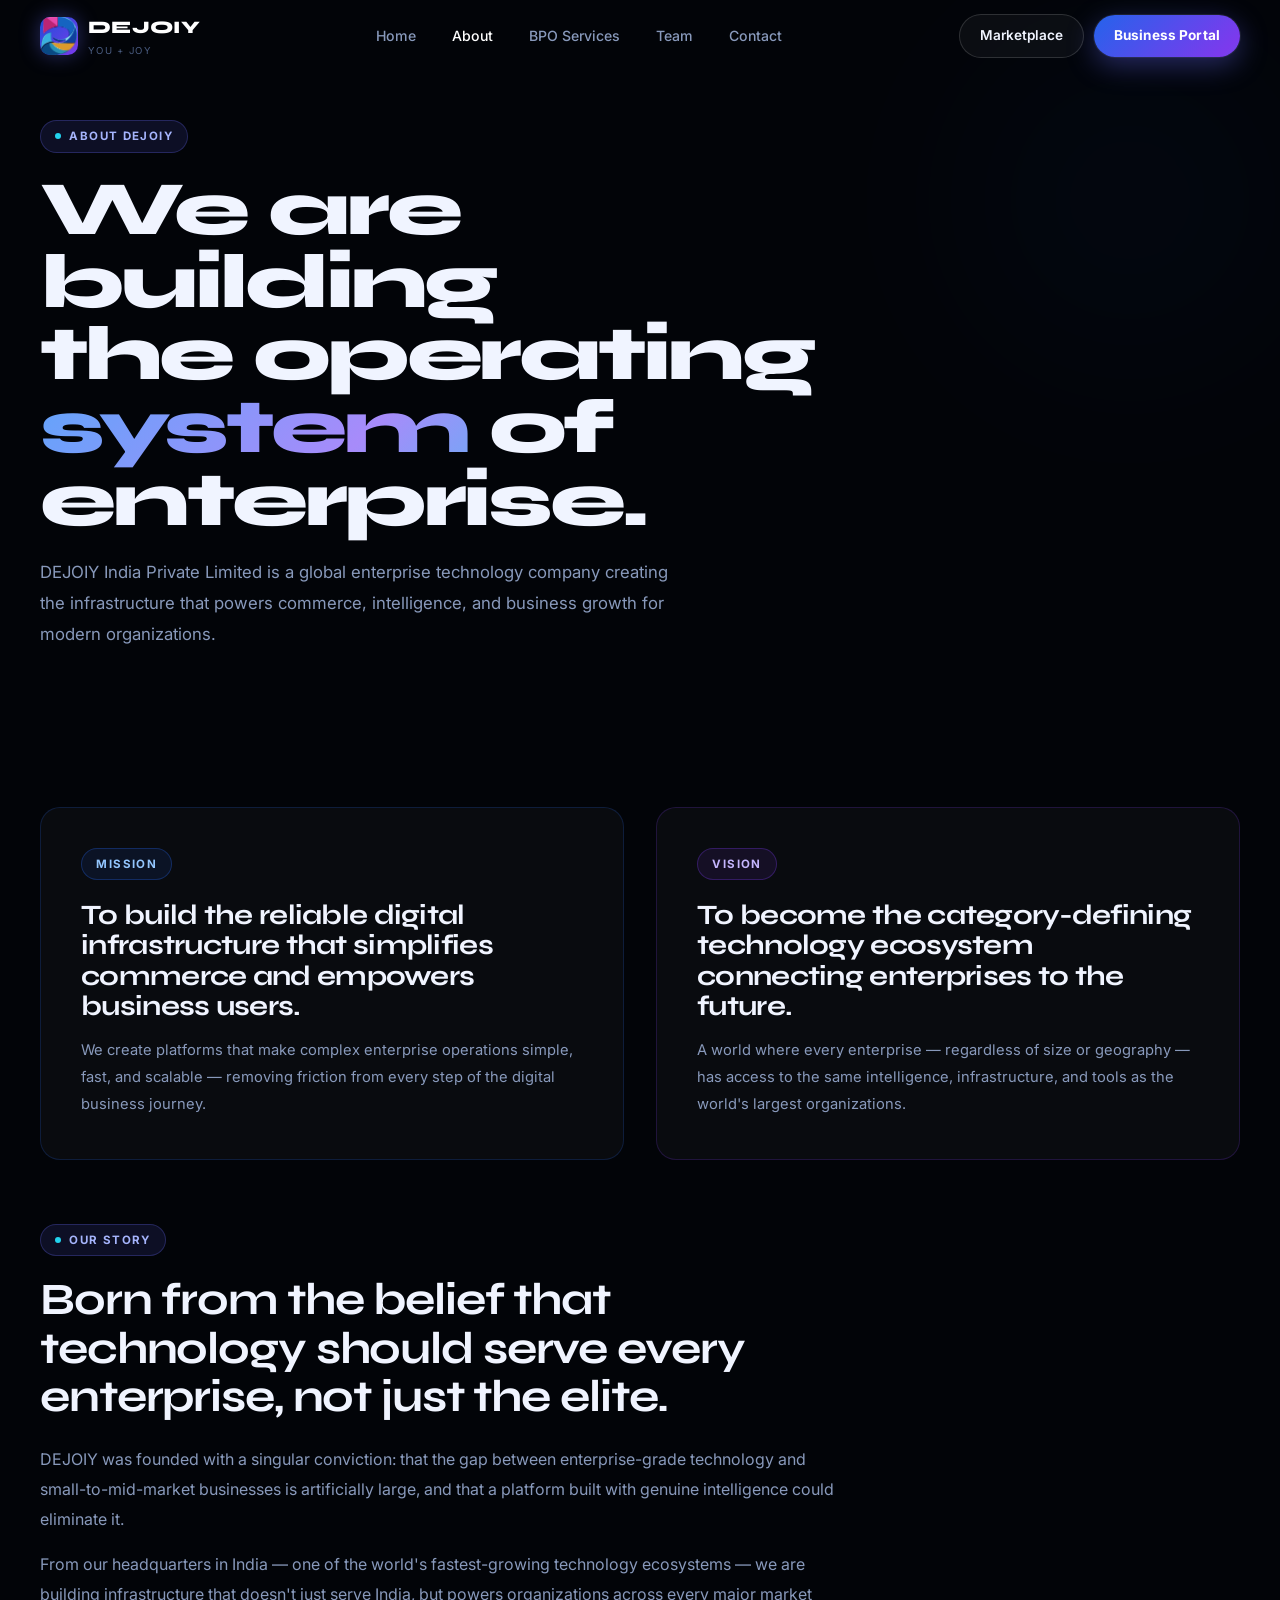
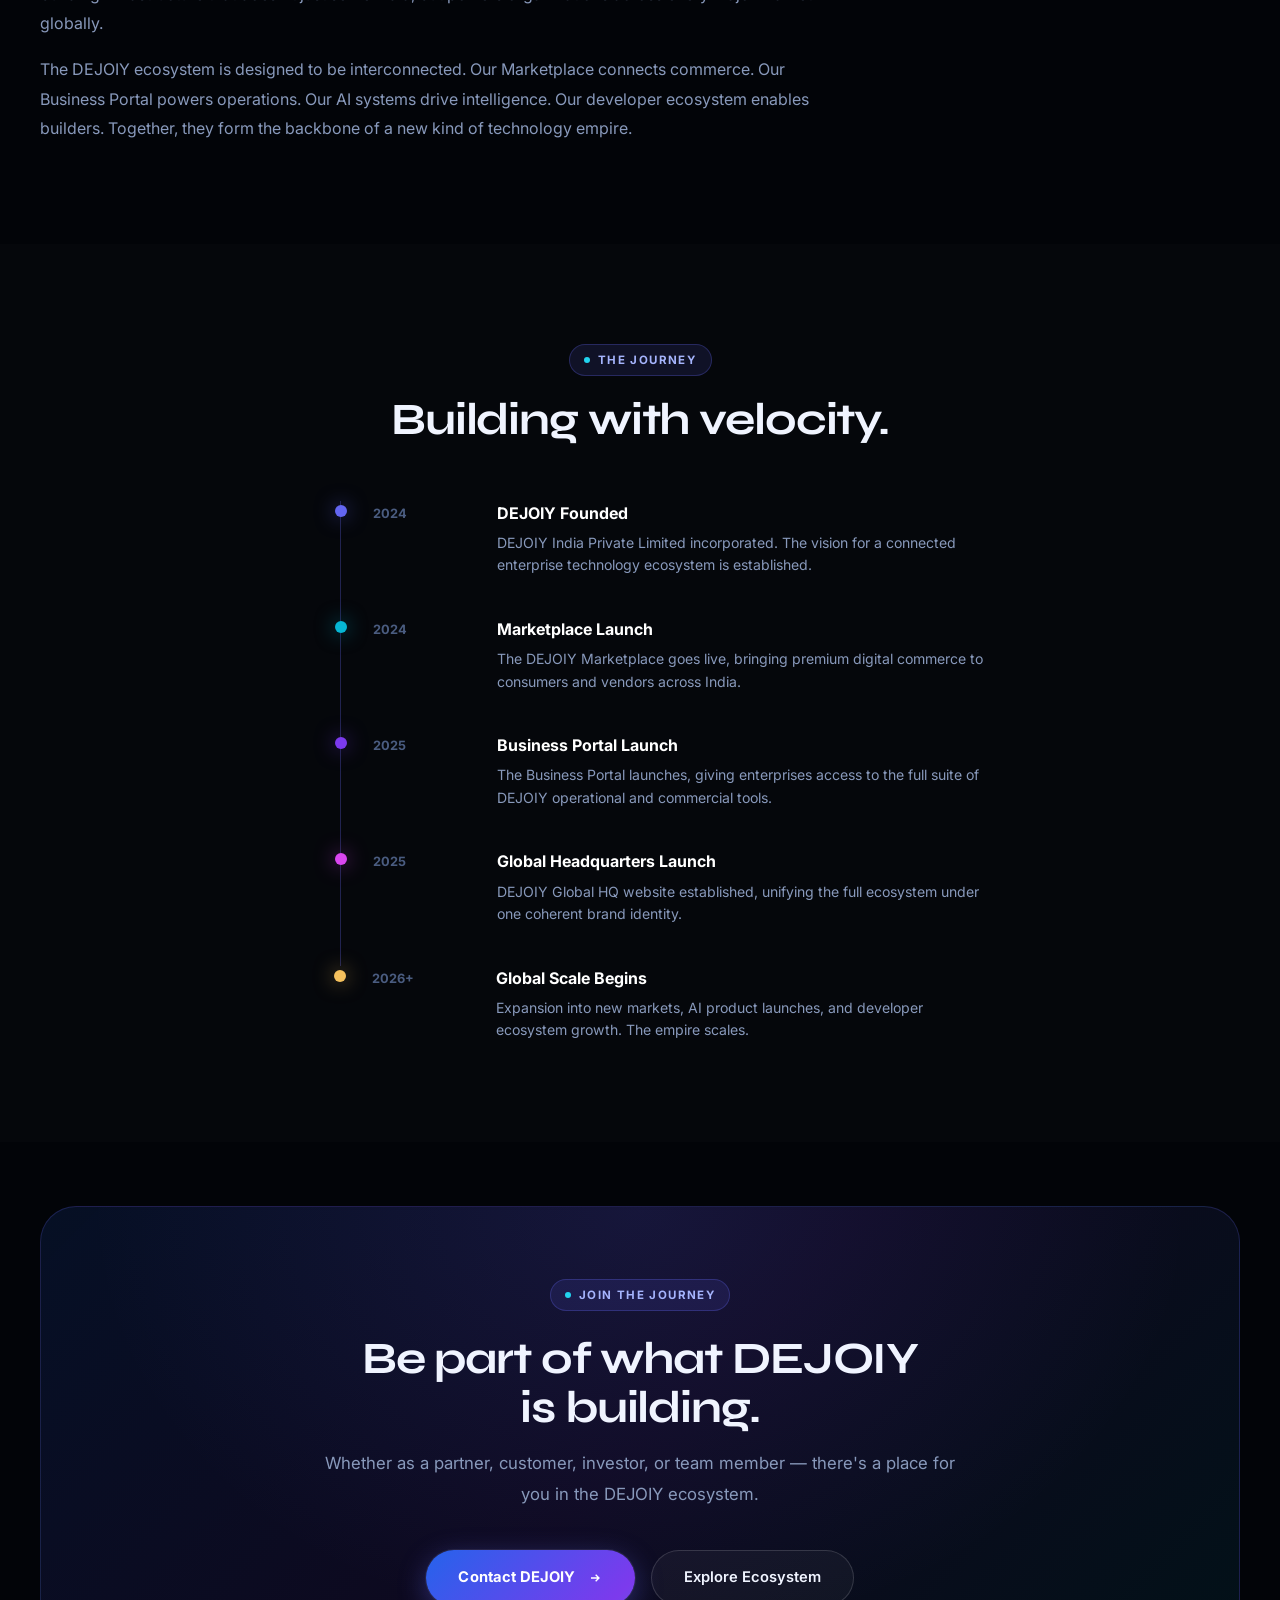
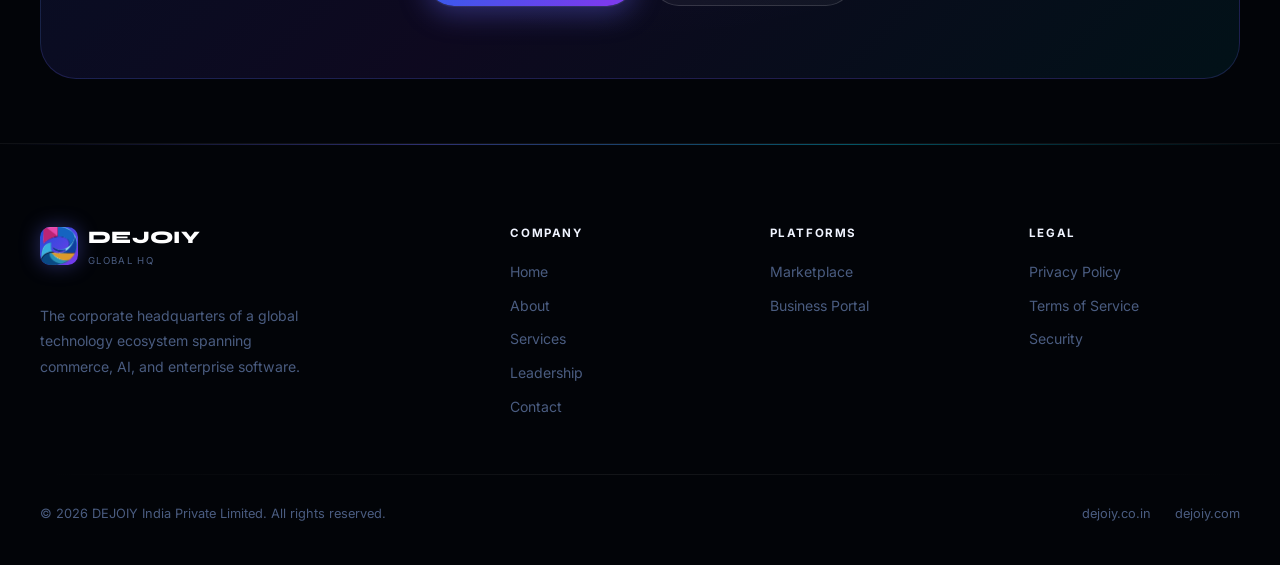
<file: dejoiy.co.in main/public._html/about.html>
<!DOCTYPE html>
<html lang="en">
<head>
  <meta charset="UTF-8" />
  <meta name="viewport" content="width=device-width, initial-scale=1.0" />
  <title>About — DEJOIY Global Headquarters</title>
  <meta name="description" content="DEJOIY is a futuristic enterprise technology company building the infrastructure powering the next generation of digital organizations." />
  <link rel="icon" type="image/svg+xml" href="assets/icons/favicon.svg" />
  <link rel="preconnect" href="https://fonts.googleapis.com" />
  <link rel="preconnect" href="https://fonts.gstatic.com" crossorigin />
  <link href="https://fonts.googleapis.com/css2?family=Syne:wght@700;800&family=Inter:wght@400;500;600;700&display=swap" rel="stylesheet" />
  <link rel="stylesheet" href="assets/css/styles.css" />
</head>
<body>

<header class="nav-wrap" id="mainNav">
  <div class="container">
    <div class="nav-inner">
      <a href="index.html" class="nav-logo">
        <div class="nav-logo-icon"><img src="assets/images/logo/dejoiy-logo.png" alt="DEJOIY" /></div>
        <div><div class="nav-logo-text">DEJOIY</div><div class="nav-logo-sub">You + Joy</div></div>
      </a>
      <ul class="nav-links">
        <li><a href="index.html">Home</a></li>
        <li><a href="about.html" class="active">About</a></li>
        <li><a href="services.html">BPO Services</a></li>
        <li><a href="team.html">Team</a></li>
        <li><a href="contact.html">Contact</a></li>
      </ul>
      <div class="nav-actions">
        <a href="https://www.dejoiy.com" target="_blank" rel="noopener" class="btn-ghost" style="padding:0.65rem 1.25rem;font-size:0.85rem">Marketplace</a>
        <a href="https://business.dejoiy.com" target="_blank" rel="noopener" class="btn-primary" style="padding:0.65rem 1.25rem;font-size:0.85rem">Business Portal</a>
      </div>
      <button class="nav-hamburger" id="navHamburger" aria-label="Open menu" aria-expanded="false">
        <span></span><span></span><span></span>
      </button>
    </div>
  </div>
</header>

<div class="mobile-menu" id="mobileMenu">
  <nav>
    <a href="index.html">Home</a>
    <a href="about.html">About</a>
    <a href="services.html">Services</a>
    <a href="team.html">Team</a>
    <a href="contact.html">Contact</a>
  </nav>
  <div class="mobile-ctas">
    <a href="https://www.dejoiy.com" target="_blank" rel="noopener" class="btn-ghost" style="text-align:center">Visit Marketplace</a>
    <a href="https://business.dejoiy.com" target="_blank" rel="noopener" class="btn-primary" style="text-align:center">Business Portal</a>
  </div>
</div>

<!-- PAGE HERO -->
<section class="page-hero-section">
  <div class="orb orb-blue" style="width:500px;height:500px;top:-50px;right:-100px;opacity:0.08"></div>
  <div class="container" style="position:relative;z-index:1">
    <div class="badge" style="margin-bottom:1.25rem"><span class="badge-dot"></span>About DEJOIY</div>
    <h1 class="display-title" style="font-size:clamp(2.5rem,6vw,5.5rem);max-width:800px">
      We are building<br />the operating<br /><span class="gradient-text">system</span> of enterprise.
    </h1>
    <p class="section-body" style="margin-top:1.25rem">
      DEJOIY India Private Limited is a global enterprise technology company creating the infrastructure that powers commerce, intelligence, and business growth for modern organizations.
    </p>
  </div>
</section>

<!-- MISSION & VISION -->
<section class="section">
  <div class="container">
    <div style="display:grid;grid-template-columns:1fr 1fr;gap:2rem;margin-bottom:4rem" class="mv-grid">
      <div class="empire-card reveal" style="padding:2.5rem;border-color:rgba(37,99,235,0.2)">
        <div class="badge" style="margin-bottom:1.25rem;background:rgba(37,99,235,0.1);border-color:rgba(37,99,235,0.3);color:#93c5fd">Mission</div>
        <h2 class="section-headline" style="font-size:1.75rem;margin-bottom:1rem">To build the reliable digital infrastructure that simplifies commerce and empowers business users.</h2>
        <p class="section-body" style="font-size:0.92rem">We create platforms that make complex enterprise operations simple, fast, and scalable — removing friction from every step of the digital business journey.</p>
      </div>

      <div class="empire-card reveal reveal-delay-1" style="padding:2.5rem;border-color:rgba(124,58,237,0.2)">
        <div class="badge" style="margin-bottom:1.25rem;background:rgba(124,58,237,0.1);border-color:rgba(124,58,237,0.3);color:#c4b5fd">Vision</div>
        <h2 class="section-headline" style="font-size:1.75rem;margin-bottom:1rem">To become the category-defining technology ecosystem connecting enterprises to the future.</h2>
        <p class="section-body" style="font-size:0.92rem">A world where every enterprise — regardless of size or geography — has access to the same intelligence, infrastructure, and tools as the world's largest organizations.</p>
      </div>
    </div>

    <!-- Story -->
    <div style="max-width:800px" class="reveal">
      <div class="badge" style="margin-bottom:1.25rem"><span class="badge-dot"></span>Our Story</div>
      <h2 class="section-headline" style="margin-bottom:1.5rem">Born from the belief that technology should serve every enterprise, not just the elite.</h2>
      <div style="display:flex;flex-direction:column;gap:1rem;color:var(--text-secondary);font-size:1rem;line-height:1.85">
        <p>DEJOIY was founded with a singular conviction: that the gap between enterprise-grade technology and small-to-mid-market businesses is artificially large, and that a platform built with genuine intelligence could eliminate it.</p>
        <p>From our headquarters in India — one of the world's fastest-growing technology ecosystems — we are building infrastructure that doesn't just serve India, but powers organizations across every major market globally.</p>
        <p>The DEJOIY ecosystem is designed to be interconnected. Our Marketplace connects commerce. Our Business Portal powers operations. Our AI systems drive intelligence. Our developer ecosystem enables builders. Together, they form the backbone of a new kind of technology empire.</p>
      </div>
    </div>
  </div>
</section>

<!-- MILESTONES -->
<section class="section" style="background:rgba(255,255,255,0.01)">
  <div class="container">
    <div class="section-header center reveal">
      <div class="badge" style="margin-bottom:1.25rem"><span class="badge-dot"></span>The Journey</div>
      <h2 class="section-headline">Building with velocity.</h2>
    </div>

    <div style="max-width:700px;margin:3rem auto 0;display:flex;flex-direction:column;gap:0">
      <div class="reveal" style="display:grid;grid-template-columns:100px 1fr;gap:1.5rem;padding-bottom:2.5rem;border-left:1px solid rgba(99,102,241,0.3);margin-left:50px;padding-left:2rem;position:relative">
        <div style="position:absolute;left:-6px;top:4px;width:12px;height:12px;border-radius:50%;background:var(--indigo);box-shadow:0 0 20px rgba(99,102,241,0.6)"></div>
        <div style="font-size:0.8rem;font-weight:700;color:var(--text-dim);padding-top:3px">2024</div>
        <div>
          <div style="font-weight:700;color:white;margin-bottom:0.35rem">DEJOIY Founded</div>
          <div style="font-size:0.88rem;color:var(--text-secondary)">DEJOIY India Private Limited incorporated. The vision for a connected enterprise technology ecosystem is established.</div>
        </div>
      </div>

      <div class="reveal reveal-delay-1" style="display:grid;grid-template-columns:100px 1fr;gap:1.5rem;padding-bottom:2.5rem;border-left:1px solid rgba(99,102,241,0.3);margin-left:50px;padding-left:2rem;position:relative">
        <div style="position:absolute;left:-6px;top:4px;width:12px;height:12px;border-radius:50%;background:var(--cyan);box-shadow:0 0 20px rgba(6,182,212,0.6)"></div>
        <div style="font-size:0.8rem;font-weight:700;color:var(--text-dim);padding-top:3px">2024</div>
        <div>
          <div style="font-weight:700;color:white;margin-bottom:0.35rem">Marketplace Launch</div>
          <div style="font-size:0.88rem;color:var(--text-secondary)">The DEJOIY Marketplace goes live, bringing premium digital commerce to consumers and vendors across India.</div>
        </div>
      </div>

      <div class="reveal reveal-delay-2" style="display:grid;grid-template-columns:100px 1fr;gap:1.5rem;padding-bottom:2.5rem;border-left:1px solid rgba(99,102,241,0.3);margin-left:50px;padding-left:2rem;position:relative">
        <div style="position:absolute;left:-6px;top:4px;width:12px;height:12px;border-radius:50%;background:var(--purple);box-shadow:0 0 20px rgba(124,58,237,0.6)"></div>
        <div style="font-size:0.8rem;font-weight:700;color:var(--text-dim);padding-top:3px">2025</div>
        <div>
          <div style="font-weight:700;color:white;margin-bottom:0.35rem">Business Portal Launch</div>
          <div style="font-size:0.88rem;color:var(--text-secondary)">The Business Portal launches, giving enterprises access to the full suite of DEJOIY operational and commercial tools.</div>
        </div>
      </div>

      <div class="reveal reveal-delay-3" style="display:grid;grid-template-columns:100px 1fr;gap:1.5rem;padding-bottom:2.5rem;border-left:1px solid rgba(99,102,241,0.3);margin-left:50px;padding-left:2rem;position:relative">
        <div style="position:absolute;left:-6px;top:4px;width:12px;height:12px;border-radius:50%;background:var(--magenta);box-shadow:0 0 20px rgba(217,70,239,0.6)"></div>
        <div style="font-size:0.8rem;font-weight:700;color:var(--text-dim);padding-top:3px">2025</div>
        <div>
          <div style="font-weight:700;color:white;margin-bottom:0.35rem">Global Headquarters Launch</div>
          <div style="font-size:0.88rem;color:var(--text-secondary)">DEJOIY Global HQ website established, unifying the full ecosystem under one coherent brand identity.</div>
        </div>
      </div>

      <div class="reveal reveal-delay-4" style="display:grid;grid-template-columns:100px 1fr;gap:1.5rem;margin-left:50px;padding-left:2rem;position:relative">
        <div style="position:absolute;left:-6px;top:4px;width:12px;height:12px;border-radius:50%;background:var(--gold);box-shadow:0 0 20px rgba(245,193,93,0.6);animation:pulse 2s ease infinite"></div>
        <div style="font-size:0.8rem;font-weight:700;color:var(--text-dim);padding-top:3px">2026+</div>
        <div>
          <div style="font-weight:700;color:white;margin-bottom:0.35rem">Global Scale Begins</div>
          <div style="font-size:0.88rem;color:var(--text-secondary)">Expansion into new markets, AI product launches, and developer ecosystem growth. The empire scales.</div>
        </div>
      </div>
    </div>
  </div>
</section>

<!-- CTA -->
<section class="section-sm">
  <div class="container">
    <div class="cta-card reveal">
      <div class="cta-card-inner">
        <div class="badge" style="margin-bottom:1.5rem"><span class="badge-dot"></span>Join the Journey</div>
        <h2 class="section-headline" style="max-width:600px;margin:0 auto 1rem">Be part of what DEJOIY is building.</h2>
        <p class="section-body" style="margin:0 auto 2.5rem;text-align:center">Whether as a partner, customer, investor, or team member — there's a place for you in the DEJOIY ecosystem.</p>
        <div style="display:flex;gap:1rem;justify-content:center;flex-wrap:wrap">
          <a href="contact.html" class="btn-primary">Contact DEJOIY <svg width="16" height="16" fill="none" viewBox="0 0 24 24" stroke="currentColor" stroke-width="2" style="margin-left:4px"><path d="M13 7l5 5-5 5M6 12h12"/></svg></a>
          <a href="index.html" class="btn-ghost">Explore Ecosystem</a>
        </div>
      </div>
    </div>
  </div>
</section>

<footer class="site-footer">
  <div class="container">
    <div class="footer-grid">
      <div>
        <a href="index.html" class="nav-logo" style="display:inline-flex;margin-bottom:1rem">
          <div class="nav-logo-icon"><img src="assets/images/logo/dejoiy-logo.png" alt="DEJOIY" /></div>
          <div><div class="nav-logo-text">DEJOIY</div><div class="nav-logo-sub">Global HQ</div></div>
        </a>
        <p class="footer-brand-desc">The corporate headquarters of a global technology ecosystem spanning commerce, AI, and enterprise software.</p>
      </div>
      <div>
        <div class="footer-col-title">Company</div>
        <div class="footer-links">
          <a href="index.html">Home</a>
          <a href="about.html">About</a>
          <a href="services.html">Services</a>
          <a href="team.html">Leadership</a>
          <a href="contact.html">Contact</a>
        </div>
      </div>
      <div>
        <div class="footer-col-title">Platforms</div>
        <div class="footer-links">
          <a href="https://www.dejoiy.com" target="_blank" rel="noopener">Marketplace</a>
          <a href="https://business.dejoiy.com" target="_blank" rel="noopener">Business Portal</a>
        </div>
      </div>
      <div>
        <div class="footer-col-title">Legal</div>
        <div class="footer-links">
          <a href="#">Privacy Policy</a>
          <a href="#">Terms of Service</a>
          <a href="#">Security</a>
        </div>
      </div>
    </div>
    <div class="footer-divider"></div>
    <div class="footer-bottom">
      <div class="footer-bottom-text">© 2026 DEJOIY India Private Limited. All rights reserved.</div>
      <div class="footer-domains">
        <a href="https://www.dejoiy.co.in">dejoiy.co.in</a>
        <a href="https://www.dejoiy.com" target="_blank">dejoiy.com</a>
      </div>
    </div>
  </div>
</footer>

<style>@media(max-width:768px){.mv-grid{grid-template-columns:1fr!important}}</style>
<script src="assets/js/main.js"></script>
</body>
</html>
</file>
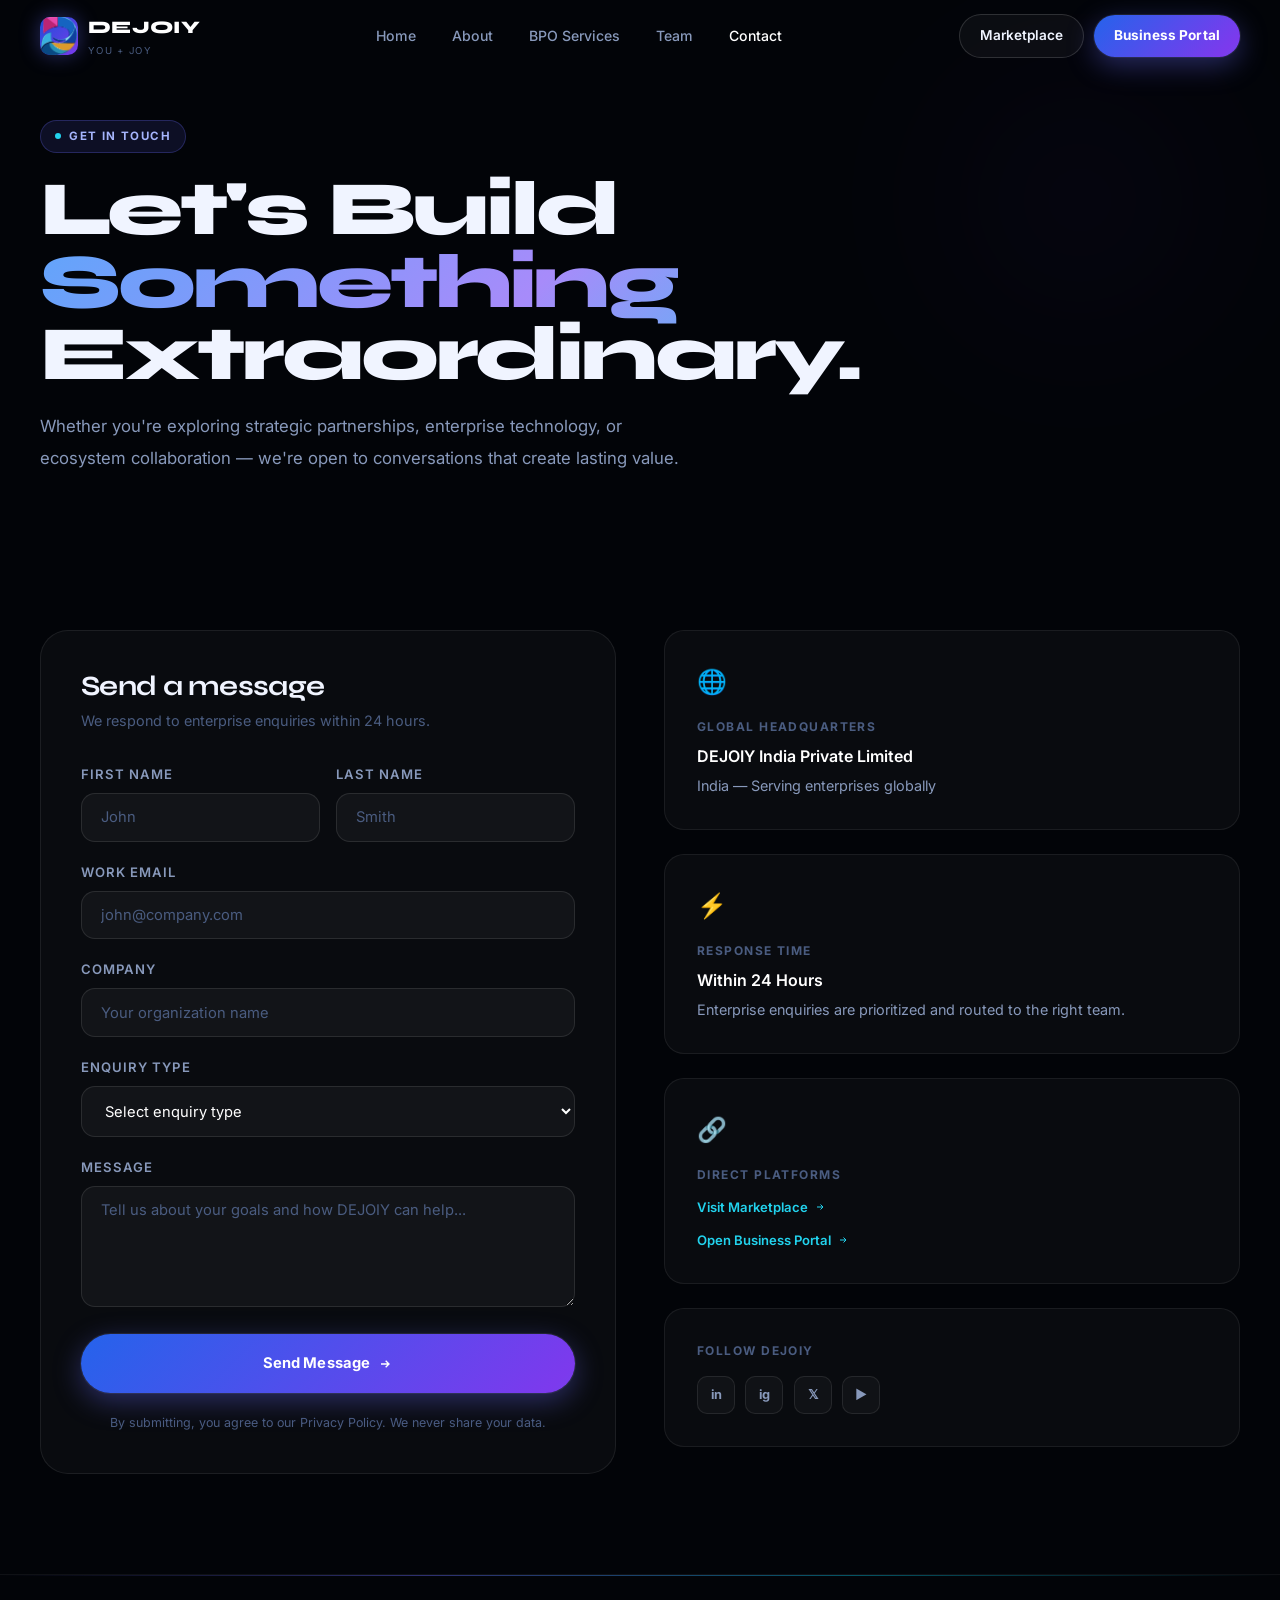
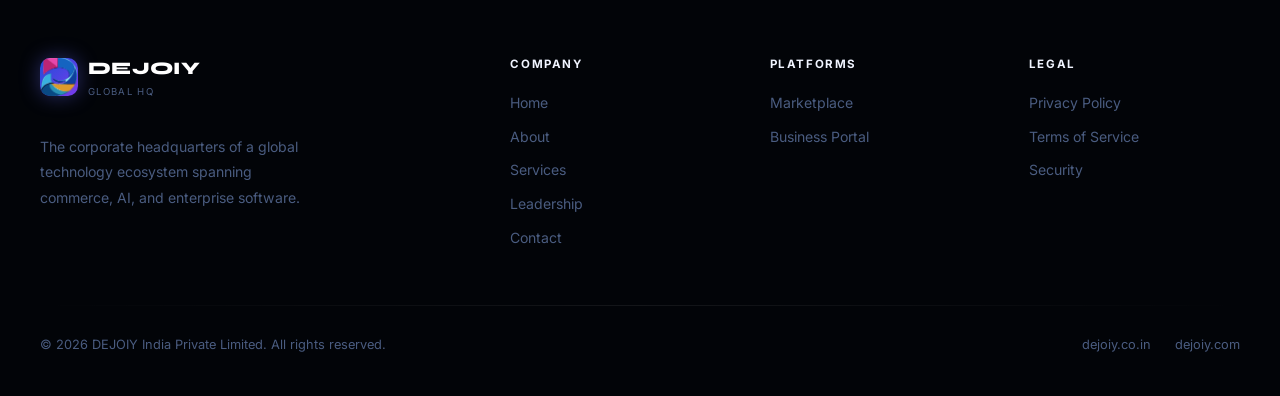
<file: dejoiy.co.in main/public._html/contact.html>
<!DOCTYPE html>
<html lang="en">
<head>
  <meta charset="UTF-8" />
  <meta name="viewport" content="width=device-width, initial-scale=1.0" />
  <title>Contact — DEJOIY Global Headquarters</title>
  <meta name="description" content="Connect with DEJOIY for partnerships, enterprise solutions, technology collaboration, and business enquiries." />
  <link rel="icon" type="image/svg+xml" href="assets/icons/favicon.svg" />
  <link rel="preconnect" href="https://fonts.googleapis.com" />
  <link rel="preconnect" href="https://fonts.gstatic.com" crossorigin />
  <link href="https://fonts.googleapis.com/css2?family=Syne:wght@700;800&family=Inter:wght@400;500;600;700&display=swap" rel="stylesheet" />
  <link rel="stylesheet" href="assets/css/styles.css" />
</head>
<body>

<header class="nav-wrap" id="mainNav">
  <div class="container">
    <div class="nav-inner">
      <a href="index.html" class="nav-logo">
        <div class="nav-logo-icon"><img src="assets/images/logo/dejoiy-logo.png" alt="DEJOIY" /></div>
        <div><div class="nav-logo-text">DEJOIY</div><div class="nav-logo-sub">You + Joy</div></div>
      </a>
      <ul class="nav-links">
        <li><a href="index.html">Home</a></li>
        <li><a href="about.html">About</a></li>
        <li><a href="services.html">BPO Services</a></li>
        <li><a href="team.html">Team</a></li>
        <li><a href="contact.html" class="active">Contact</a></li>
      </ul>
      <div class="nav-actions">
        <a href="https://www.dejoiy.com" target="_blank" rel="noopener" class="btn-ghost" style="padding:0.65rem 1.25rem;font-size:0.85rem">Marketplace</a>
        <a href="https://business.dejoiy.com" target="_blank" rel="noopener" class="btn-primary" style="padding:0.65rem 1.25rem;font-size:0.85rem">Business Portal</a>
      </div>
      <button class="nav-hamburger" id="navHamburger" aria-label="Open menu" aria-expanded="false">
        <span></span><span></span><span></span>
      </button>
    </div>
  </div>
</header>

<div class="mobile-menu" id="mobileMenu">
  <nav>
    <a href="index.html">Home</a>
    <a href="about.html">About</a>
    <a href="services.html">Services</a>
    <a href="team.html">Team</a>
    <a href="contact.html">Contact</a>
  </nav>
  <div class="mobile-ctas">
    <a href="https://www.dejoiy.com" target="_blank" rel="noopener" class="btn-ghost" style="text-align:center">Visit Marketplace</a>
    <a href="https://business.dejoiy.com" target="_blank" rel="noopener" class="btn-primary" style="text-align:center">Business Portal</a>
  </div>
</div>

<!-- PAGE HERO -->
<section class="page-hero-section">
  <div class="orb orb-purple" style="width:400px;height:400px;top:0;right:0;opacity:0.1"></div>
  <div class="container" style="position:relative;z-index:1">
    <div class="badge" style="margin-bottom:1.25rem"><span class="badge-dot"></span>Get In Touch</div>
    <h1 class="display-title" style="font-size:clamp(2.5rem,6vw,5.5rem);max-width:700px">
      Let's Build<br /><span class="gradient-text">Something</span><br />Extraordinary.
    </h1>
    <p class="section-body" style="margin-top:1.25rem">
      Whether you're exploring strategic partnerships, enterprise technology, or ecosystem collaboration — we're open to conversations that create lasting value.
    </p>
  </div>
</section>

<!-- CONTACT GRID -->
<section class="section">
  <div class="container">
    <div style="display:grid;grid-template-columns:1fr 1fr;gap:3rem;align-items:start" class="contact-grid">

      <!-- Form -->
      <div class="reveal">
        <div style="background:rgba(255,255,255,0.03);border:1px solid rgba(255,255,255,0.08);border-radius:var(--radius-xl);padding:2.5rem">
          <h2 class="section-headline" style="font-size:1.75rem;margin-bottom:0.5rem">Send a message</h2>
          <p style="font-size:0.9rem;color:var(--text-dim);margin-bottom:2rem">We respond to enterprise enquiries within 24 hours.</p>

          <form id="contactForm" style="display:flex;flex-direction:column;gap:1.25rem">
            <div style="display:grid;grid-template-columns:1fr 1fr;gap:1rem">
              <div>
                <label style="display:block;font-size:0.82rem;font-weight:600;color:var(--text-secondary);margin-bottom:0.5rem;text-transform:uppercase;letter-spacing:0.08em">First Name</label>
                <input id="cf-first" type="text" class="input-field" placeholder="John" required />
              </div>
              <div>
                <label style="display:block;font-size:0.82rem;font-weight:600;color:var(--text-secondary);margin-bottom:0.5rem;text-transform:uppercase;letter-spacing:0.08em">Last Name</label>
                <input id="cf-last" type="text" class="input-field" placeholder="Smith" />
              </div>
            </div>

            <div>
              <label style="display:block;font-size:0.82rem;font-weight:600;color:var(--text-secondary);margin-bottom:0.5rem;text-transform:uppercase;letter-spacing:0.08em">Work Email</label>
              <input id="cf-email" type="email" class="input-field" placeholder="john@company.com" required />
            </div>

            <div>
              <label style="display:block;font-size:0.82rem;font-weight:600;color:var(--text-secondary);margin-bottom:0.5rem;text-transform:uppercase;letter-spacing:0.08em">Company</label>
              <input id="cf-company" type="text" class="input-field" placeholder="Your organization name" />
            </div>

            <div>
              <label style="display:block;font-size:0.82rem;font-weight:600;color:var(--text-secondary);margin-bottom:0.5rem;text-transform:uppercase;letter-spacing:0.08em">Enquiry Type</label>
              <select id="cf-enquiry" class="input-field" style="cursor:pointer">
                <option value="" style="background:#020408">Select enquiry type</option>
                <option style="background:#020408">Strategic Partnership</option>
                <option style="background:#020408">Enterprise Technology</option>
                <option style="background:#020408">Marketplace / Commerce</option>
                <option style="background:#020408">Developer / API Access</option>
                <option style="background:#020408">Investor Relations</option>
                <option style="background:#020408">General Enquiry</option>
              </select>
            </div>

            <div>
              <label style="display:block;font-size:0.82rem;font-weight:600;color:var(--text-secondary);margin-bottom:0.5rem;text-transform:uppercase;letter-spacing:0.08em">Message</label>
              <textarea id="cf-message" class="input-field" rows="5" placeholder="Tell us about your goals and how DEJOIY can help..." style="resize:vertical;font-family:inherit" required></textarea>
            </div>

            <!-- Status message -->
            <div id="cf-status" style="display:none;border-radius:10px;padding:1rem 1.25rem;font-size:0.9rem;font-weight:500;text-align:center"></div>

            <button id="cf-submit" type="submit" class="btn-primary" style="width:100%;justify-content:center;padding:1.1rem">
              <span id="cf-btn-text">Send Message</span>
              <svg id="cf-arrow" width="16" height="16" fill="none" viewBox="0 0 24 24" stroke="currentColor" stroke-width="2"><path d="M13 7l5 5-5 5M6 12h12"/></svg>
              <svg id="cf-spinner" style="display:none;animation:cfSpin 0.9s linear infinite" width="18" height="18" viewBox="0 0 24 24" fill="none" stroke="currentColor" stroke-width="2.5"><path d="M12 2v4M12 18v4M4.93 4.93l2.83 2.83M16.24 16.24l2.83 2.83M2 12h4M18 12h4M4.93 19.07l2.83-2.83M16.24 7.76l2.83-2.83"/></svg>
            </button>

            <p style="font-size:0.78rem;color:var(--text-dim);text-align:center">By submitting, you agree to our Privacy Policy. We never share your data.</p>
          </form>

          <style>
            @keyframes cfSpin { to { transform: rotate(360deg); } }
          </style>

          <script>
          (function() {
            var form = document.getElementById('contactForm');
            var btn = document.getElementById('cf-submit');
            var btnText = document.getElementById('cf-btn-text');
            var arrow = document.getElementById('cf-arrow');
            var spinner = document.getElementById('cf-spinner');
            var status = document.getElementById('cf-status');

            function setStatus(msg, isError) {
              status.style.display = 'block';
              status.style.background = isError
                ? 'rgba(239,68,68,0.12)' : 'rgba(52,211,153,0.12)';
              status.style.border = '1px solid ' + (isError ? 'rgba(239,68,68,0.35)' : 'rgba(52,211,153,0.35)');
              status.style.color = isError ? '#f87171' : '#34d399';
              status.textContent = msg;
            }

            form.addEventListener('submit', function(e) {
              e.preventDefault();
              btn.disabled = true;
              btnText.textContent = 'Sending…';
              arrow.style.display = 'none';
              spinner.style.display = 'inline-block';
              status.style.display = 'none';

              var payload = {
                first_name: document.getElementById('cf-first').value,
                last_name:  document.getElementById('cf-last').value,
                email:      document.getElementById('cf-email').value,
                company:    document.getElementById('cf-company').value,
                enquiry:    document.getElementById('cf-enquiry').value,
                message:    document.getElementById('cf-message').value
              };

              fetch('/api/contact', {
                method: 'POST',
                headers: { 'Content-Type': 'application/json' },
                body: JSON.stringify(payload)
              })
              .then(function(r) { return r.json(); })
              .then(function(d) {
                if (d.success) {
                  setStatus('✓ Message sent! We will get back to you within 24 hours.', false);
                  form.reset();
                } else {
                  setStatus(d.error || 'Something went wrong. Please try again.', true);
                }
              })
              .catch(function() {
                setStatus('Network error. Please check your connection and try again.', true);
              })
              .finally(function() {
                btn.disabled = false;
                btnText.textContent = 'Send Message';
                arrow.style.display = 'inline-block';
                spinner.style.display = 'none';
              });
            });
          })();
          </script>
        </div>
      </div>

      <!-- Info -->
      <div class="reveal reveal-delay-2" style="display:flex;flex-direction:column;gap:1.5rem">
        <div class="empire-card" style="padding:2rem">
          <div style="font-size:1.5rem;margin-bottom:1rem">🌐</div>
          <div style="font-size:0.75rem;font-weight:700;text-transform:uppercase;letter-spacing:0.12em;color:var(--text-dim);margin-bottom:0.5rem">Global Headquarters</div>
          <div style="font-size:1rem;font-weight:600;color:white;margin-bottom:0.25rem">DEJOIY India Private Limited</div>
          <div style="font-size:0.9rem;color:var(--text-secondary)">India — Serving enterprises globally</div>
        </div>

        <div class="empire-card" style="padding:2rem">
          <div style="font-size:1.5rem;margin-bottom:1rem">⚡</div>
          <div style="font-size:0.75rem;font-weight:700;text-transform:uppercase;letter-spacing:0.12em;color:var(--text-dim);margin-bottom:0.5rem">Response Time</div>
          <div style="font-size:1rem;font-weight:600;color:white;margin-bottom:0.25rem">Within 24 Hours</div>
          <div style="font-size:0.9rem;color:var(--text-secondary)">Enterprise enquiries are prioritized and routed to the right team.</div>
        </div>

        <div class="empire-card" style="padding:2rem">
          <div style="font-size:1.5rem;margin-bottom:1rem">🔗</div>
          <div style="font-size:0.75rem;font-weight:700;text-transform:uppercase;letter-spacing:0.12em;color:var(--text-dim);margin-bottom:0.5rem">Direct Platforms</div>
          <div style="display:flex;flex-direction:column;gap:0.75rem;margin-top:0.75rem">
            <a href="https://www.dejoiy.com" target="_blank" rel="noopener" class="empire-card-link">Visit Marketplace <svg width="12" height="12" fill="none" viewBox="0 0 24 24" stroke="currentColor" stroke-width="2"><path d="M13 7l5 5-5 5M6 12h12"/></svg></a>
            <a href="https://business.dejoiy.com" target="_blank" rel="noopener" class="empire-card-link">Open Business Portal <svg width="12" height="12" fill="none" viewBox="0 0 24 24" stroke="currentColor" stroke-width="2"><path d="M13 7l5 5-5 5M6 12h12"/></svg></a>
          </div>
        </div>

        <div class="empire-card" style="padding:2rem">
          <div style="font-size:0.75rem;font-weight:700;text-transform:uppercase;letter-spacing:0.12em;color:var(--text-dim);margin-bottom:1rem">Follow DEJOIY</div>
          <div class="social-row" style="margin:0">
            <a href="#" class="social-btn" title="LinkedIn">in</a>
            <a href="#" class="social-btn" title="Instagram">ig</a>
            <a href="#" class="social-btn" title="X">𝕏</a>
            <a href="#" class="social-btn" title="YouTube">▶</a>
          </div>
        </div>
      </div>
    </div>
  </div>
</section>

<footer class="site-footer">
  <div class="container">
    <div class="footer-grid">
      <div>
        <a href="index.html" class="nav-logo" style="display:inline-flex;margin-bottom:1rem">
          <div class="nav-logo-icon"><img src="assets/images/logo/dejoiy-logo.png" alt="DEJOIY" /></div>
          <div><div class="nav-logo-text">DEJOIY</div><div class="nav-logo-sub">Global HQ</div></div>
        </a>
        <p class="footer-brand-desc">The corporate headquarters of a global technology ecosystem spanning commerce, AI, and enterprise software.</p>
      </div>
      <div>
        <div class="footer-col-title">Company</div>
        <div class="footer-links">
          <a href="index.html">Home</a>
          <a href="about.html">About</a>
          <a href="services.html">Services</a>
          <a href="team.html">Leadership</a>
          <a href="contact.html">Contact</a>
        </div>
      </div>
      <div>
        <div class="footer-col-title">Platforms</div>
        <div class="footer-links">
          <a href="https://www.dejoiy.com" target="_blank" rel="noopener">Marketplace</a>
          <a href="https://business.dejoiy.com" target="_blank" rel="noopener">Business Portal</a>
        </div>
      </div>
      <div>
        <div class="footer-col-title">Legal</div>
        <div class="footer-links">
          <a href="#">Privacy Policy</a>
          <a href="#">Terms of Service</a>
          <a href="#">Security</a>
        </div>
      </div>
    </div>
    <div class="footer-divider"></div>
    <div class="footer-bottom">
      <div class="footer-bottom-text">© 2026 DEJOIY India Private Limited. All rights reserved.</div>
      <div class="footer-domains">
        <a href="https://www.dejoiy.co.in">dejoiy.co.in</a>
        <a href="https://www.dejoiy.com" target="_blank">dejoiy.com</a>
      </div>
    </div>
  </div>
</footer>

<style>@media(max-width:768px){.contact-grid{grid-template-columns:1fr!important}}</style>
<script src="assets/js/main.js"></script>
</body>
</html>
</file>
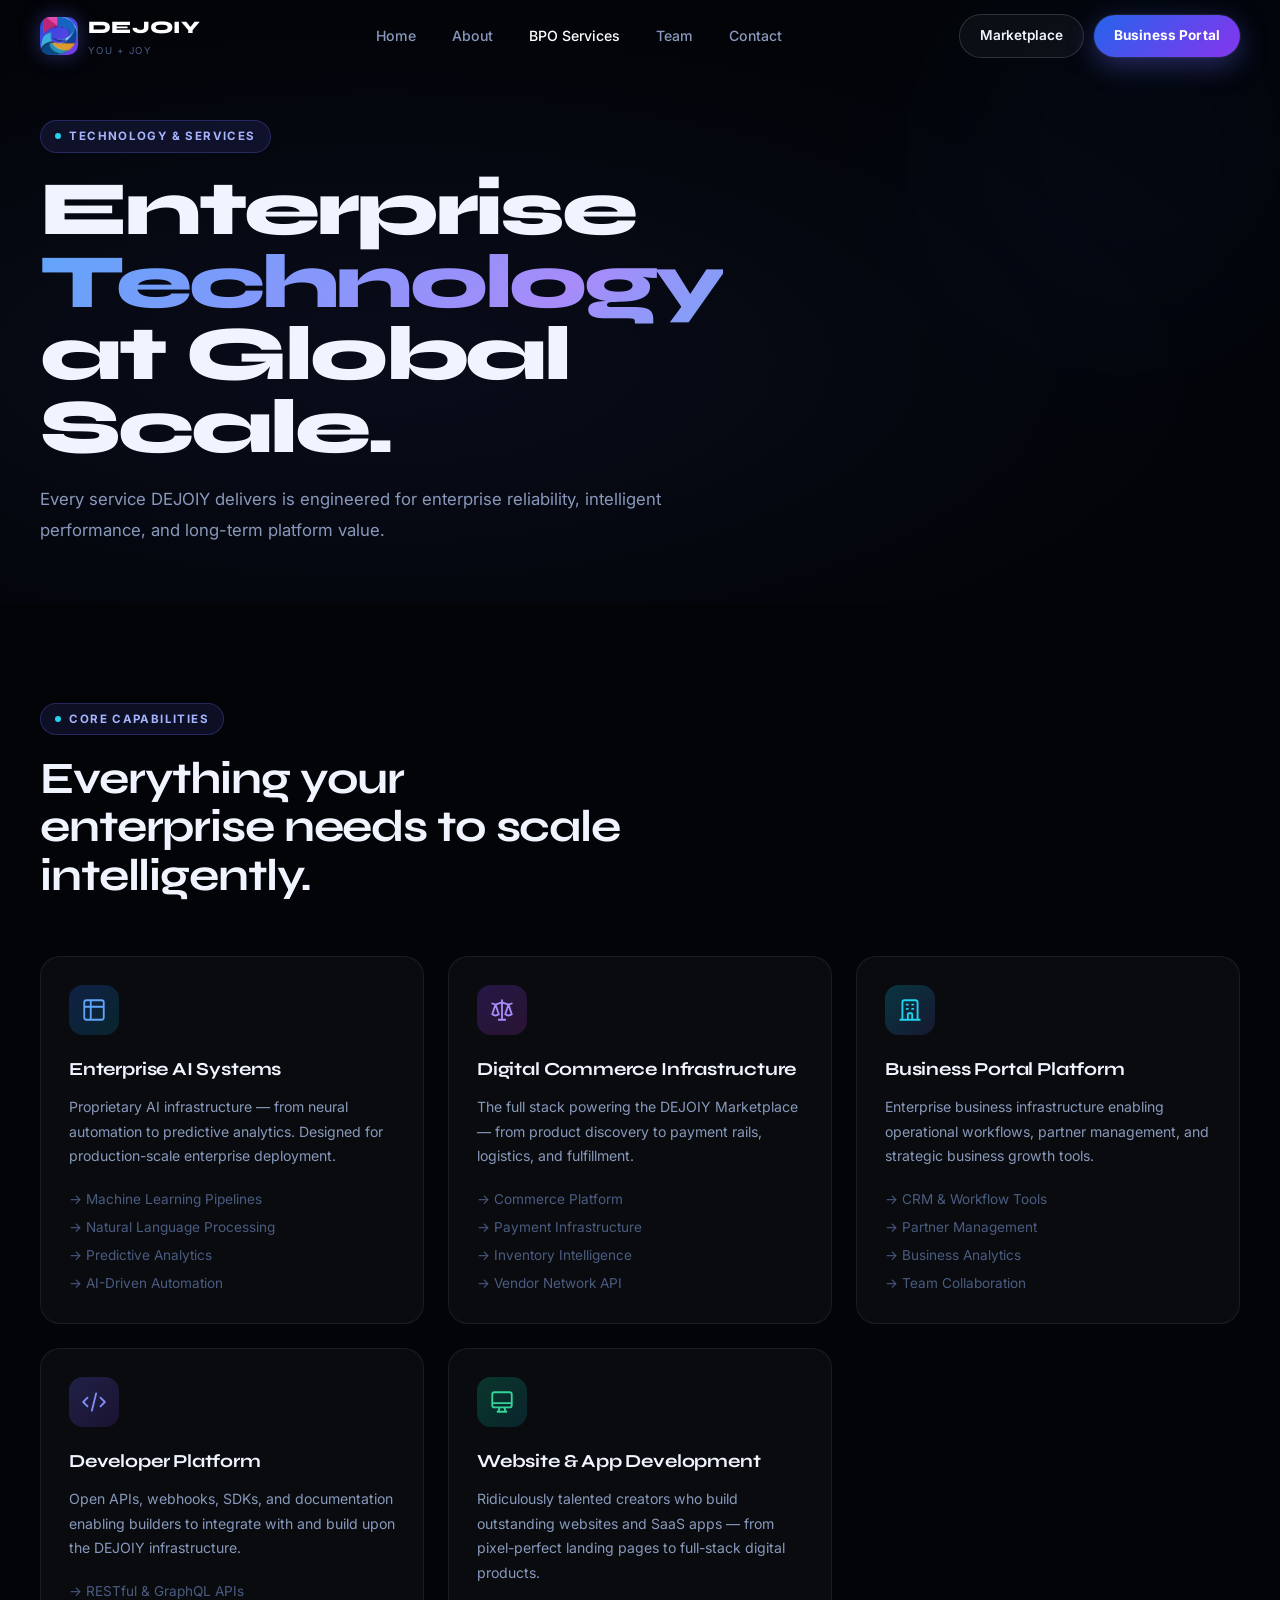
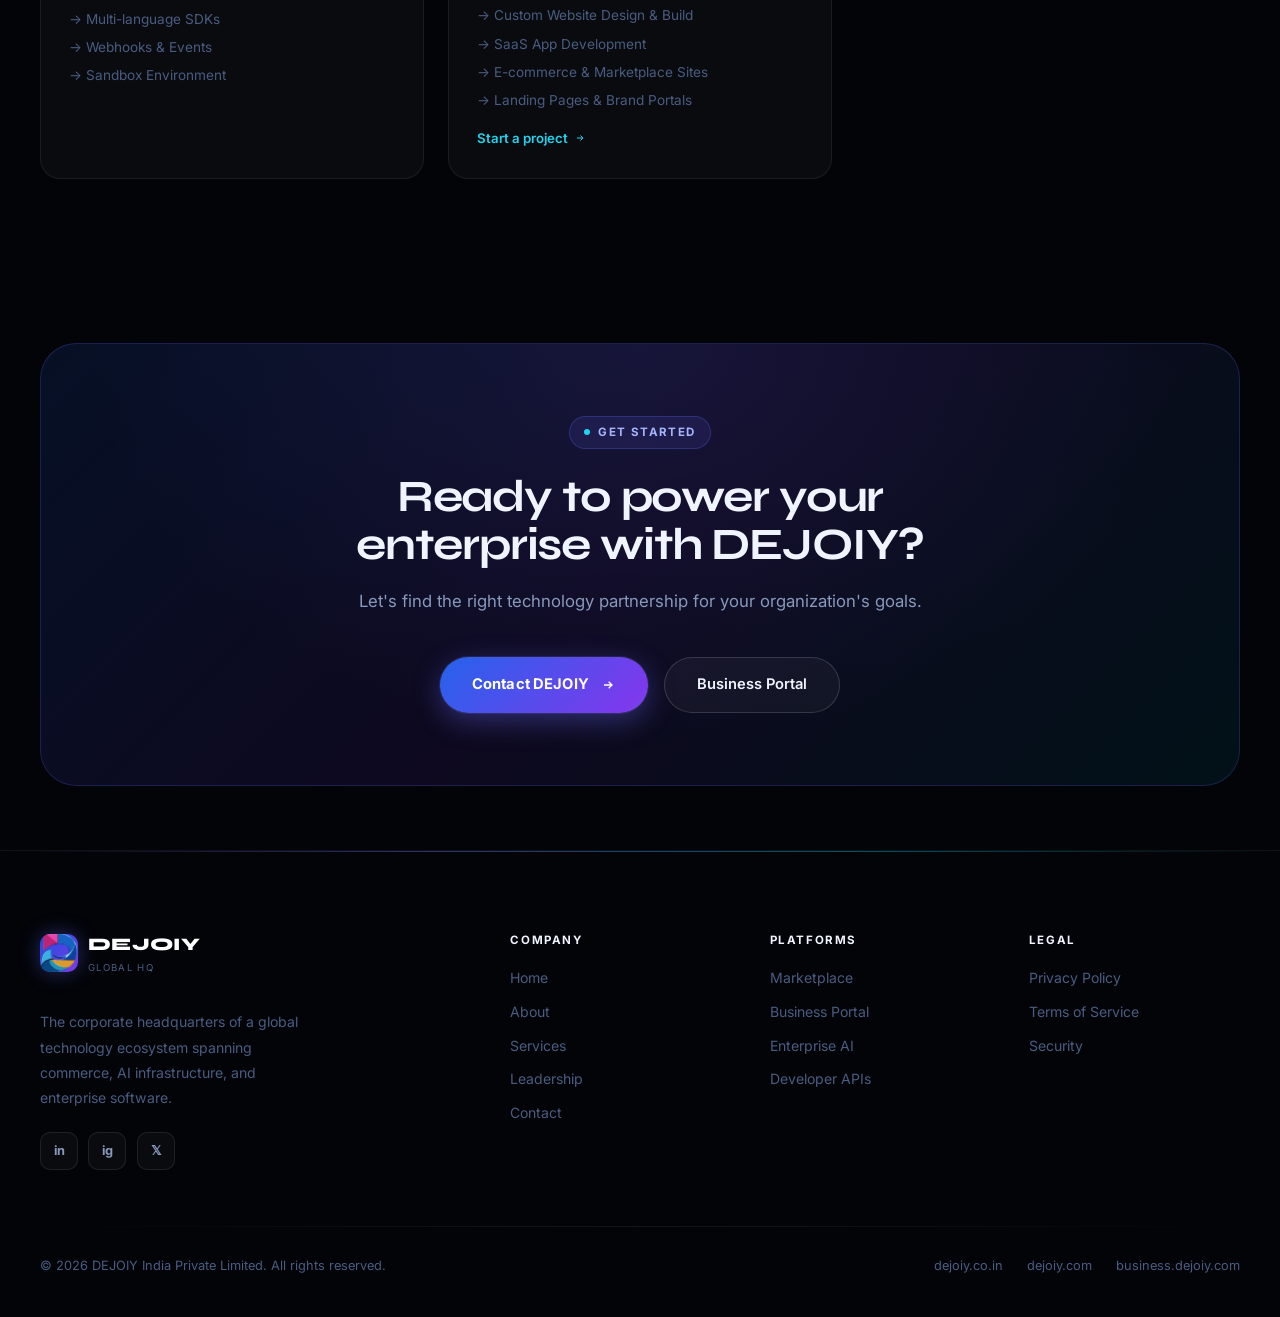
<file: dejoiy.co.in main/public._html/services.html>
<!DOCTYPE html>
<html lang="en">
<head>
  <meta charset="UTF-8" />
  <meta name="viewport" content="width=device-width, initial-scale=1.0" />
  <title>Services — DEJOIY Enterprise Technology</title>
  <meta name="description" content="Explore DEJOIY's enterprise technology services: AI systems, digital infrastructure, commerce platforms, and business enablement." />
  <link rel="icon" type="image/svg+xml" href="assets/icons/favicon.svg" />
  <link rel="preconnect" href="https://fonts.googleapis.com" />
  <link rel="preconnect" href="https://fonts.gstatic.com" crossorigin />
  <link href="https://fonts.googleapis.com/css2?family=Syne:wght@700;800&family=Inter:wght@400;500;600;700&display=swap" rel="stylesheet" />
  <link rel="stylesheet" href="assets/css/styles.css" />
</head>
<body>

<header class="nav-wrap" id="mainNav">
  <div class="container">
    <div class="nav-inner">
      <a href="index.html" class="nav-logo">
        <div class="nav-logo-icon"><img src="assets/images/logo/dejoiy-logo.png" alt="DEJOIY" /></div>
        <div><div class="nav-logo-text">DEJOIY</div><div class="nav-logo-sub">You + Joy</div></div>
      </a>
      <ul class="nav-links">
        <li><a href="index.html">Home</a></li>
        <li><a href="about.html">About</a></li>
        <li><a href="services.html" class="active">BPO Services</a></li>
        <li><a href="team.html">Team</a></li>
        <li><a href="contact.html">Contact</a></li>
      </ul>
      <div class="nav-actions">
        <a href="https://www.dejoiy.com" target="_blank" rel="noopener" class="btn-ghost" style="padding:0.65rem 1.25rem;font-size:0.85rem">Marketplace</a>
        <a href="https://business.dejoiy.com" target="_blank" rel="noopener" class="btn-primary" style="padding:0.65rem 1.25rem;font-size:0.85rem">Business Portal</a>
      </div>
      <button class="nav-hamburger" id="navHamburger" aria-label="Open menu" aria-expanded="false">
        <span></span><span></span><span></span>
      </button>
    </div>
  </div>
</header>

<div class="mobile-menu" id="mobileMenu">
  <nav>
    <a href="index.html">Home</a>
    <a href="about.html">About</a>
    <a href="services.html">Services</a>
    <a href="team.html">Team</a>
    <a href="contact.html">Contact</a>
  </nav>
  <div class="mobile-ctas">
    <a href="https://www.dejoiy.com" target="_blank" rel="noopener" class="btn-ghost" style="text-align:center">Visit Marketplace</a>
    <a href="https://business.dejoiy.com" target="_blank" rel="noopener" class="btn-primary" style="text-align:center">Business Portal</a>
  </div>
</div>

<!-- PAGE HERO -->
<section class="page-hero-section" style="position:relative;overflow:hidden">
  <div style="position:absolute;inset:0;background:radial-gradient(ellipse 70% 60% at 30% 60%,rgba(99,102,241,0.08),transparent);pointer-events:none"></div>
  <div class="orb orb-blue" style="width:500px;height:500px;top:-100px;right:-100px;opacity:0.1"></div>
  <div class="container" style="position:relative;z-index:1">
    <div class="badge" style="margin-bottom:1.25rem">
      <span class="badge-dot"></span>
      Technology &amp; Services
    </div>
    <h1 class="display-title" style="font-size:clamp(2.5rem,6vw,5.5rem);max-width:800px">
      Enterprise<br /><span class="gradient-text">Technology</span><br />at Global Scale.
    </h1>
    <p class="section-body" style="margin-top:1.25rem">
      Every service DEJOIY delivers is engineered for enterprise reliability, intelligent performance, and long-term platform value.
    </p>
  </div>
</section>

<!-- CORE SERVICES -->
<section class="section">
  <div class="container">
    <div class="section-header reveal">
      <div class="badge" style="margin-bottom:1.25rem"><span class="badge-dot"></span>Core Capabilities</div>
      <h2 class="section-headline" style="max-width:600px">Everything your enterprise needs to scale intelligently.</h2>
    </div>

    <div style="display:grid;grid-template-columns:repeat(3,1fr);gap:1.5rem" class="services-grid">
      <div class="empire-card glow-border reveal">
        <div class="empire-card-icon" style="background:linear-gradient(135deg,rgba(37,99,235,0.25),rgba(6,182,212,0.15))">
          <svg width="26" height="26" fill="none" viewBox="0 0 24 24" stroke="#60a5fa" stroke-width="1.7"><path stroke-linecap="round" stroke-linejoin="round" d="M9 3H5a2 2 0 00-2 2v4m6-6h10a2 2 0 012 2v4M9 3v18m0 0h10a2 2 0 002-2V9M9 21H5a2 2 0 01-2-2V9m0 0h18"/></svg>
        </div>
        <div class="empire-card-title">Enterprise AI Systems</div>
        <div class="empire-card-desc">Proprietary AI infrastructure — from neural automation to predictive analytics. Designed for production-scale enterprise deployment.</div>
        <ul style="font-size:0.85rem;color:var(--text-dim);display:flex;flex-direction:column;gap:0.4rem;margin-top:0.5rem;padding:0;list-style:none">
          <li>→ Machine Learning Pipelines</li>
          <li>→ Natural Language Processing</li>
          <li>→ Predictive Analytics</li>
          <li>→ AI-Driven Automation</li>
        </ul>
      </div>

      <div class="empire-card glow-border reveal reveal-delay-1">
        <div class="empire-card-icon" style="background:linear-gradient(135deg,rgba(124,58,237,0.25),rgba(217,70,239,0.15))">
          <svg width="26" height="26" fill="none" viewBox="0 0 24 24" stroke="#a78bfa" stroke-width="1.7"><path stroke-linecap="round" stroke-linejoin="round" d="M3 6l3 1m0 0l-3 9a5.002 5.002 0 006.001 0M6 7l3 9M6 7l6-2m6 2l3-1m-3 1l-3 9a5.002 5.002 0 006.001 0M18 7l3 9m-3-9l-6-2m0-2v2m0 16V5m0 16H9m3 0h3"/></svg>
        </div>
        <div class="empire-card-title">Digital Commerce Infrastructure</div>
        <div class="empire-card-desc">The full stack powering the DEJOIY Marketplace — from product discovery to payment rails, logistics, and fulfillment.</div>
        <ul style="font-size:0.85rem;color:var(--text-dim);display:flex;flex-direction:column;gap:0.4rem;margin-top:0.5rem;padding:0;list-style:none">
          <li>→ Commerce Platform</li>
          <li>→ Payment Infrastructure</li>
          <li>→ Inventory Intelligence</li>
          <li>→ Vendor Network API</li>
        </ul>
      </div>

      <div class="empire-card glow-border reveal reveal-delay-2">
        <div class="empire-card-icon" style="background:linear-gradient(135deg,rgba(6,182,212,0.25),rgba(99,102,241,0.15))">
          <svg width="26" height="26" fill="none" viewBox="0 0 24 24" stroke="#22d3ee" stroke-width="1.7"><path stroke-linecap="round" stroke-linejoin="round" d="M19 21V5a2 2 0 00-2-2H7a2 2 0 00-2 2v16m14 0h2m-2 0h-5m-9 0H3m2 0h5M9 7h1m-1 4h1m4-4h1m-1 4h1m-5 10v-5a1 1 0 011-1h2a1 1 0 011 1v5m-4 0h4"/></svg>
        </div>
        <div class="empire-card-title">Business Portal Platform</div>
        <div class="empire-card-desc">Enterprise business infrastructure enabling operational workflows, partner management, and strategic business growth tools.</div>
        <ul style="font-size:0.85rem;color:var(--text-dim);display:flex;flex-direction:column;gap:0.4rem;margin-top:0.5rem;padding:0;list-style:none">
          <li>→ CRM &amp; Workflow Tools</li>
          <li>→ Partner Management</li>
          <li>→ Business Analytics</li>
          <li>→ Team Collaboration</li>
        </ul>
      </div>

      <div class="empire-card glow-border reveal reveal-delay-3">
        <div class="empire-card-icon" style="background:linear-gradient(135deg,rgba(99,102,241,0.25),rgba(124,58,237,0.15))">
          <svg width="26" height="26" fill="none" viewBox="0 0 24 24" stroke="#818cf8" stroke-width="1.7"><path stroke-linecap="round" stroke-linejoin="round" d="M10 20l4-16m4 4l4 4-4 4M6 16l-4-4 4-4"/></svg>
        </div>
        <div class="empire-card-title">Developer Platform</div>
        <div class="empire-card-desc">Open APIs, webhooks, SDKs, and documentation enabling builders to integrate with and build upon the DEJOIY infrastructure.</div>
        <ul style="font-size:0.85rem;color:var(--text-dim);display:flex;flex-direction:column;gap:0.4rem;margin-top:0.5rem;padding:0;list-style:none">
          <li>→ RESTful &amp; GraphQL APIs</li>
          <li>→ Multi-language SDKs</li>
          <li>→ Webhooks &amp; Events</li>
          <li>→ Sandbox Environment</li>
        </ul>
      </div>

      <div class="empire-card glow-border reveal reveal-delay-4">
        <div class="empire-card-icon" style="background:linear-gradient(135deg,rgba(16,185,129,0.25),rgba(6,182,212,0.15))">
          <svg width="26" height="26" fill="none" viewBox="0 0 24 24" stroke="#34d399" stroke-width="1.7"><path stroke-linecap="round" stroke-linejoin="round" d="M9.75 17L9 20l-1 1h8l-1-1-.75-3M3 13h18M5 17h14a2 2 0 002-2V5a2 2 0 00-2-2H5a2 2 0 00-2 2v10a2 2 0 002 2z"/></svg>
        </div>
        <div class="empire-card-title">Website &amp; App Development</div>
        <div class="empire-card-desc">Ridiculously talented creators who build outstanding websites and SaaS apps — from pixel-perfect landing pages to full-stack digital products.</div>
        <ul style="font-size:0.85rem;color:var(--text-dim);display:flex;flex-direction:column;gap:0.4rem;margin-top:0.5rem;padding:0;list-style:none">
          <li>→ Custom Website Design &amp; Build</li>
          <li>→ SaaS App Development</li>
          <li>→ E-commerce &amp; Marketplace Sites</li>
          <li>→ Landing Pages &amp; Brand Portals</li>
        </ul>
        <a href="contact.html" class="empire-card-link" style="margin-top:1rem;display:inline-flex;align-items:center;gap:0.4rem;font-size:0.83rem">Start a project <svg width="12" height="12" fill="none" viewBox="0 0 24 24" stroke="currentColor" stroke-width="2"><path d="M13 7l5 5-5 5M6 12h12"/></svg></a>
      </div>
    </div>
  </div>
</section>

<!-- CTA -->
<section class="section-sm">
  <div class="container">
    <div class="cta-card reveal">
      <div class="cta-card-inner">
        <div class="badge" style="margin-bottom:1.5rem"><span class="badge-dot"></span>Get Started</div>
        <h2 class="section-headline" style="max-width:600px;margin:0 auto 1rem">Ready to power your enterprise with DEJOIY?</h2>
        <p class="section-body" style="margin:0 auto 2.5rem;text-align:center">Let's find the right technology partnership for your organization's goals.</p>
        <div style="display:flex;gap:1rem;justify-content:center;flex-wrap:wrap">
          <a href="contact.html" class="btn-primary">Contact DEJOIY<svg width="16" height="16" fill="none" viewBox="0 0 24 24" stroke="currentColor" stroke-width="2" style="margin-left:0.25rem"><path d="M13 7l5 5-5 5M6 12h12"/></svg></a>
          <a href="https://business.dejoiy.com" target="_blank" rel="noopener" class="btn-ghost">Business Portal</a>
        </div>
      </div>
    </div>
  </div>
</section>

<footer class="site-footer">
  <div class="container">
    <div class="footer-grid">
      <div>
        <a href="index.html" class="nav-logo" style="display:inline-flex;margin-bottom:1rem">
          <div class="nav-logo-icon"><img src="assets/images/logo/dejoiy-logo.png" alt="DEJOIY" /></div>
          <div><div class="nav-logo-text">DEJOIY</div><div class="nav-logo-sub">Global HQ</div></div>
        </a>
        <p class="footer-brand-desc">The corporate headquarters of a global technology ecosystem spanning commerce, AI infrastructure, and enterprise software.</p>
        <div class="social-row">
          <a href="#" class="social-btn">in</a>
          <a href="#" class="social-btn">ig</a>
          <a href="#" class="social-btn">𝕏</a>
        </div>
      </div>
      <div>
        <div class="footer-col-title">Company</div>
        <div class="footer-links">
          <a href="index.html">Home</a>
          <a href="about.html">About</a>
          <a href="services.html">Services</a>
          <a href="team.html">Leadership</a>
          <a href="contact.html">Contact</a>
        </div>
      </div>
      <div>
        <div class="footer-col-title">Platforms</div>
        <div class="footer-links">
          <a href="https://www.dejoiy.com" target="_blank" rel="noopener">Marketplace</a>
          <a href="https://business.dejoiy.com" target="_blank" rel="noopener">Business Portal</a>
          <a href="services.html">Enterprise AI</a>
          <a href="services.html">Developer APIs</a>
        </div>
      </div>
      <div>
        <div class="footer-col-title">Legal</div>
        <div class="footer-links">
          <a href="#">Privacy Policy</a>
          <a href="#">Terms of Service</a>
          <a href="#">Security</a>
        </div>
      </div>
    </div>
    <div class="footer-divider"></div>
    <div class="footer-bottom">
      <div class="footer-bottom-text">© 2026 DEJOIY India Private Limited. All rights reserved.</div>
      <div class="footer-domains">
        <a href="https://www.dejoiy.co.in">dejoiy.co.in</a>
        <a href="https://www.dejoiy.com" target="_blank">dejoiy.com</a>
        <a href="https://business.dejoiy.com" target="_blank">business.dejoiy.com</a>
      </div>
    </div>
  </div>
</footer>

<style>
@media(max-width:768px){.services-grid{grid-template-columns:1fr!important}}
@media(max-width:1024px){.services-grid{grid-template-columns:1fr 1fr!important}}
</style>
<script src="assets/js/main.js"></script>
</body>
</html>
</file>
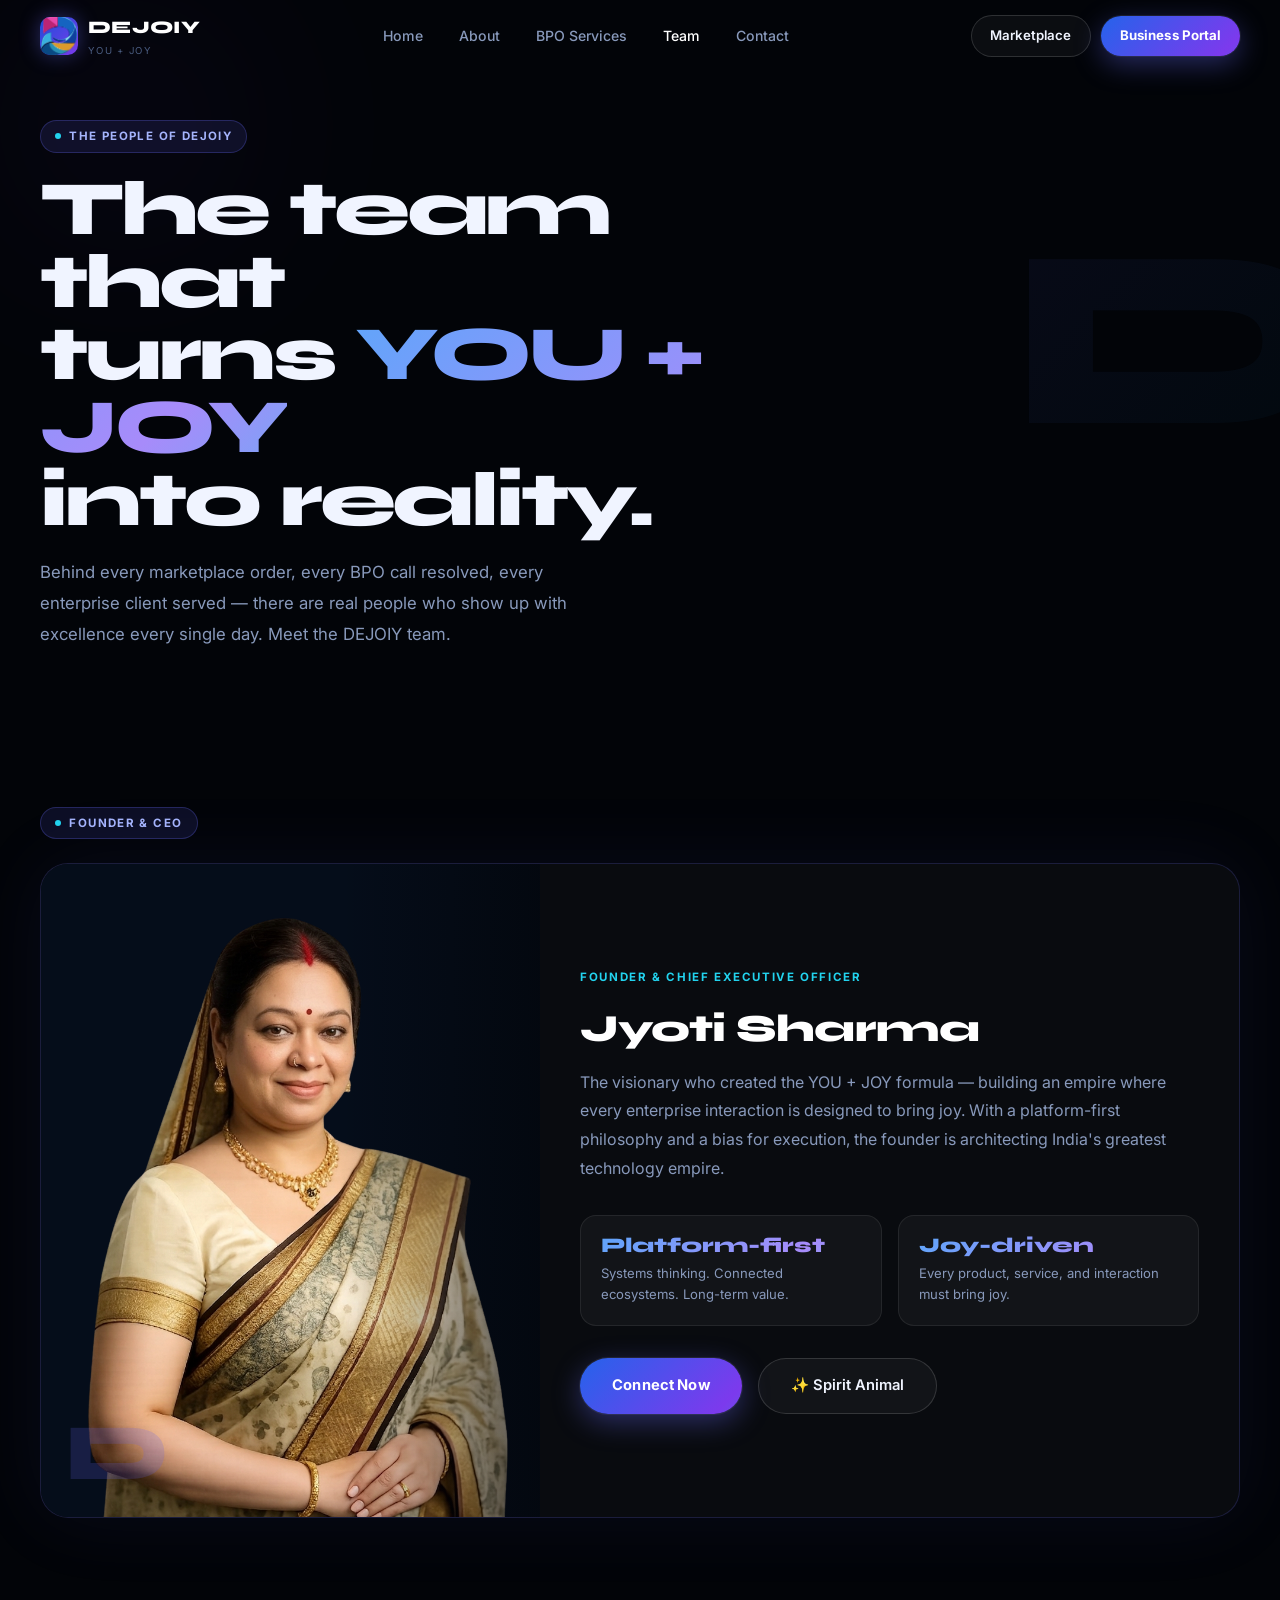
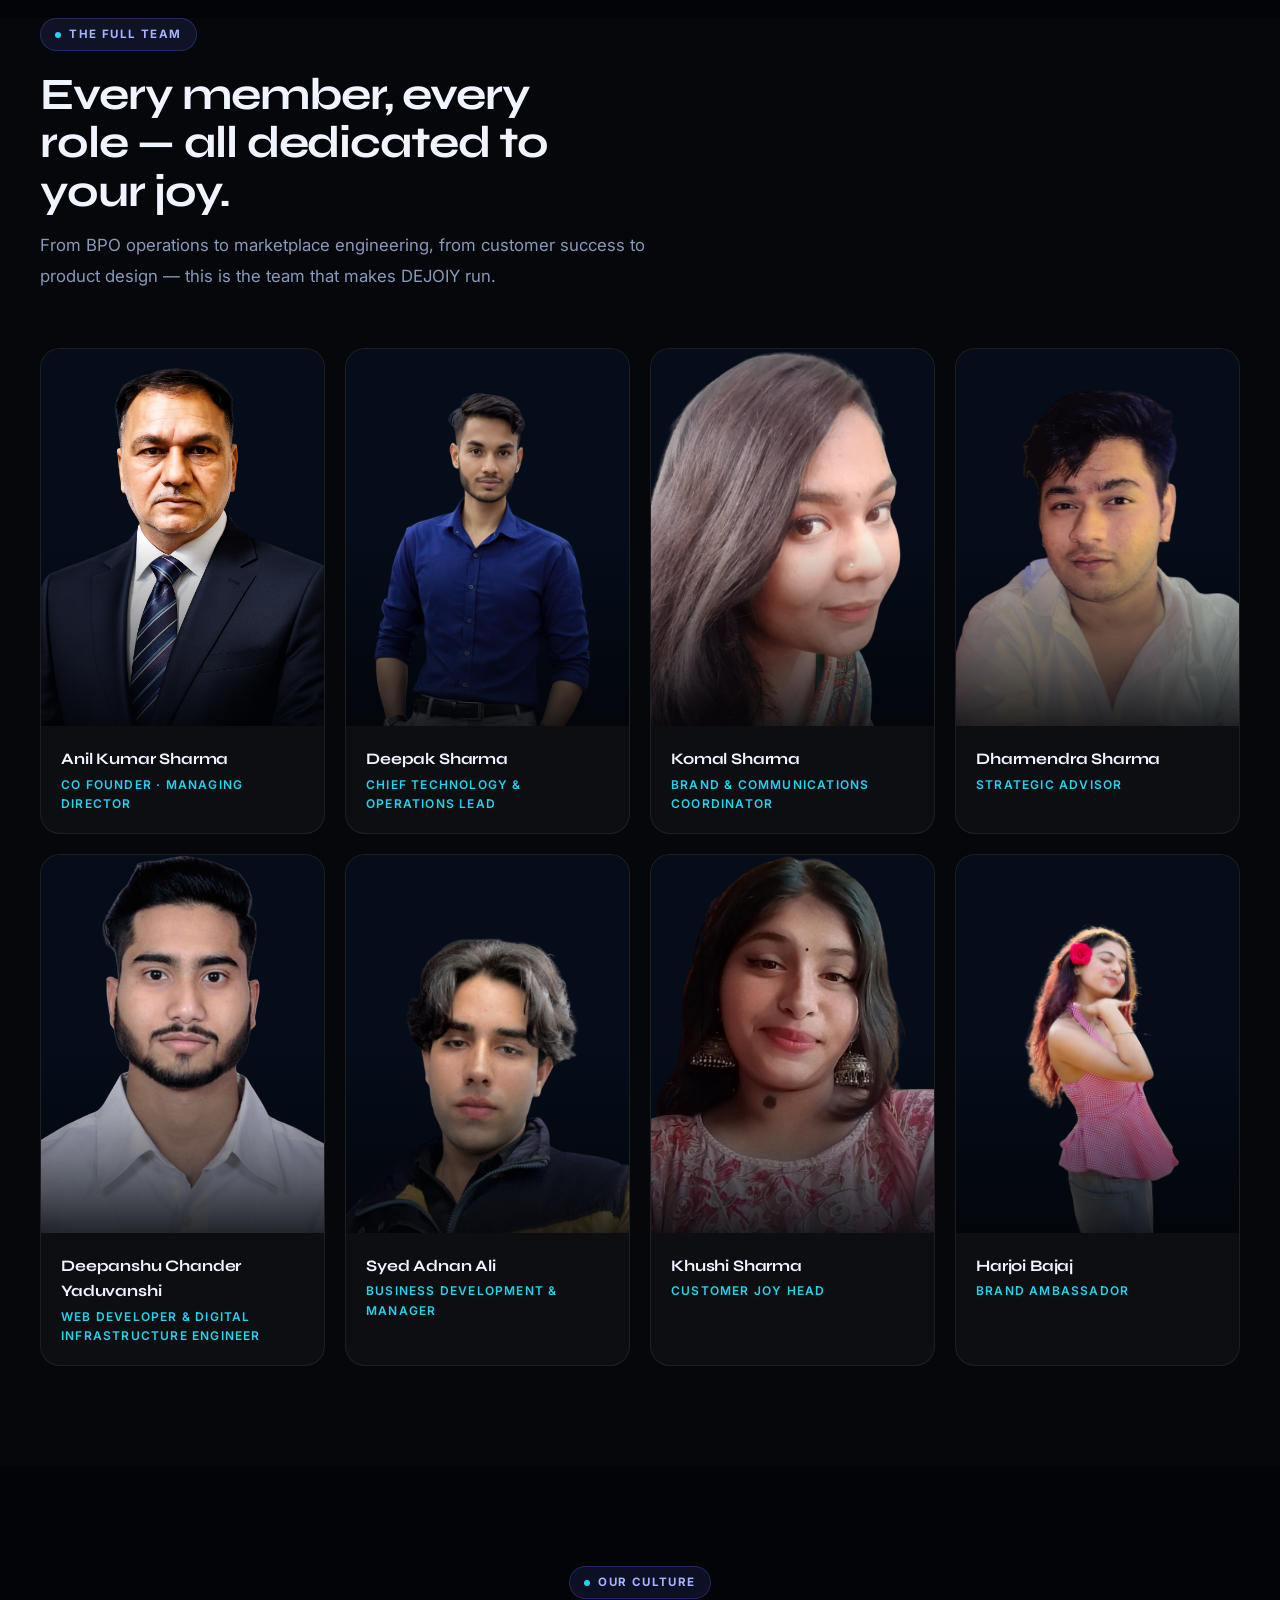
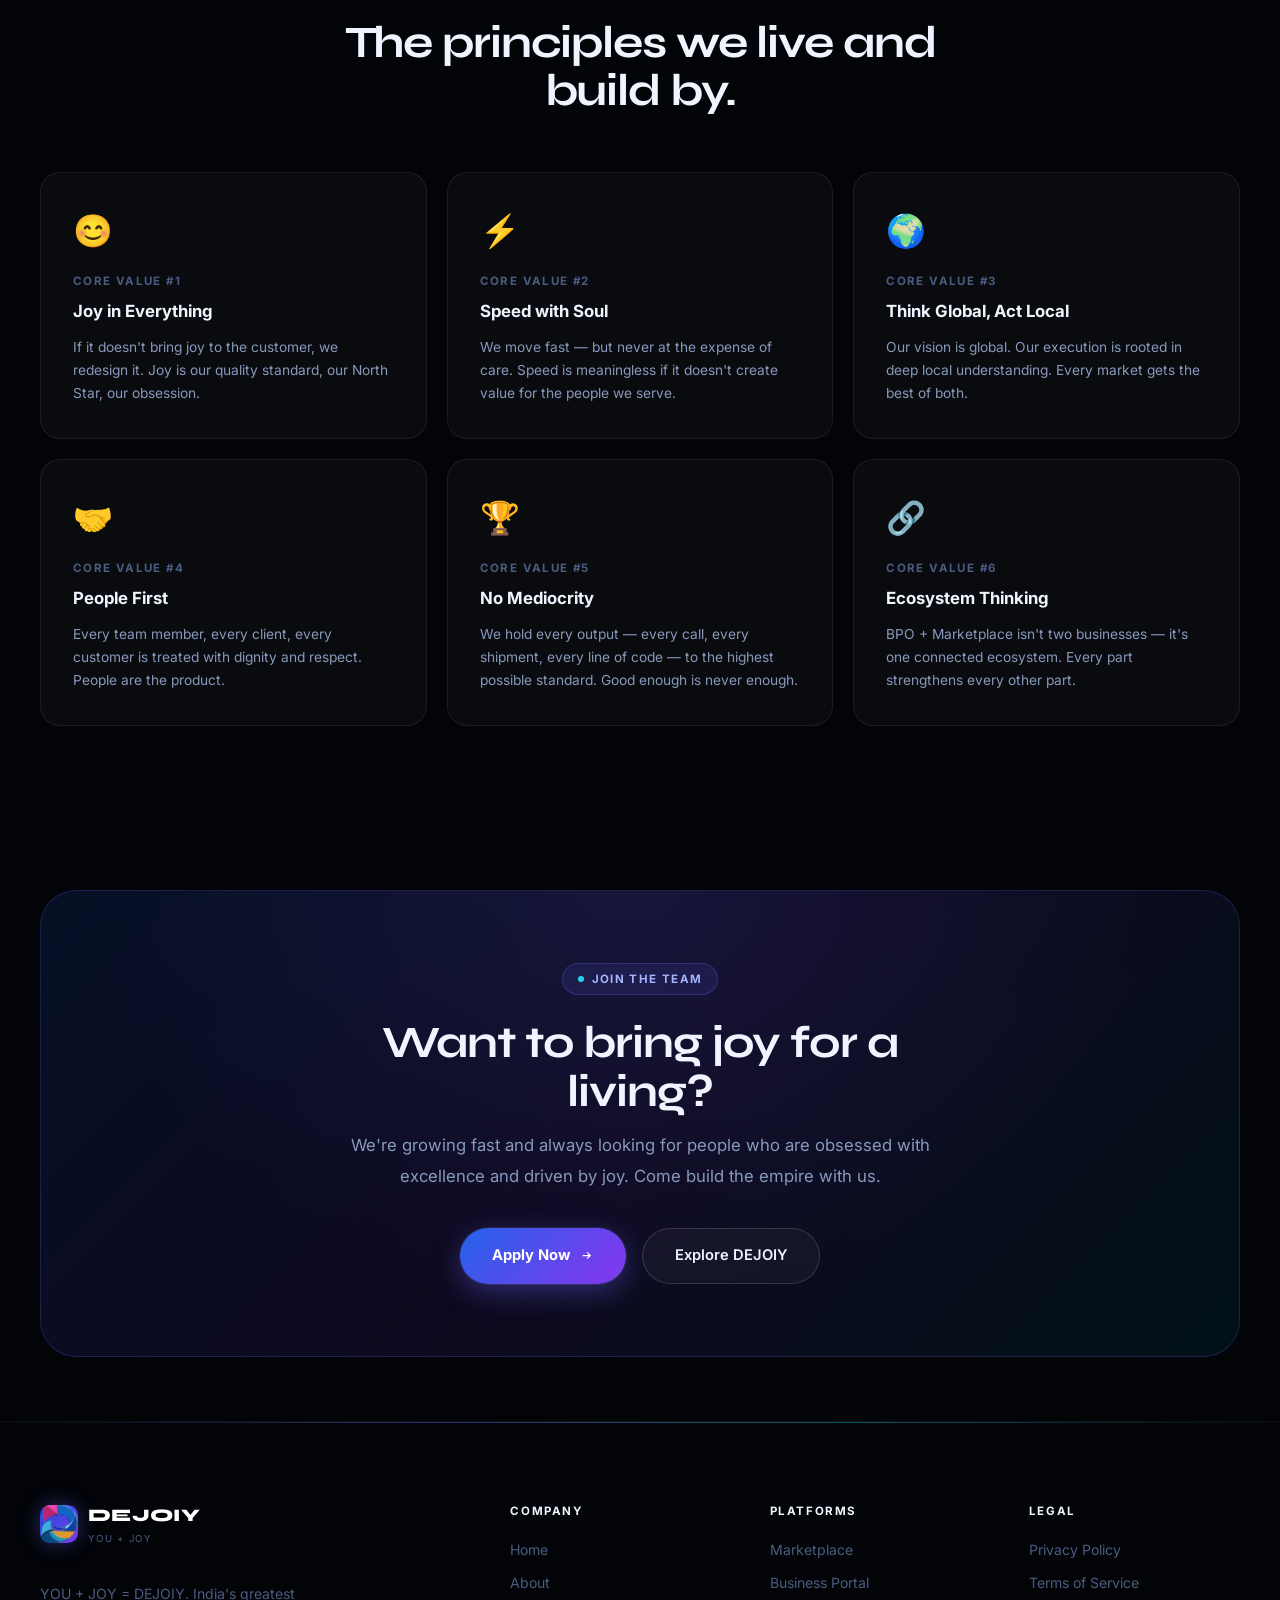
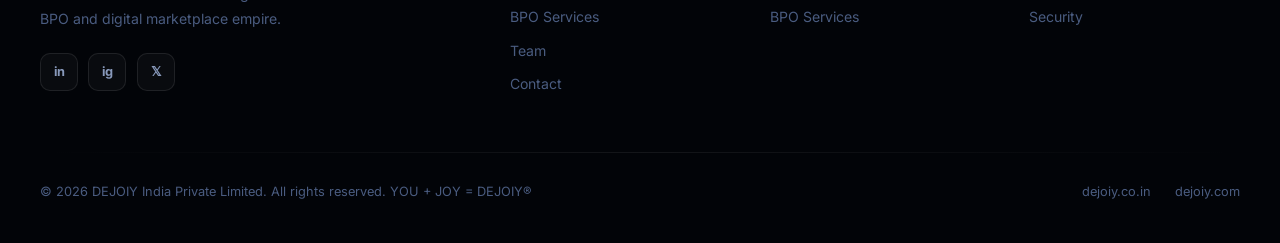
<file: dejoiy.co.in main/public._html/team.html>
<!DOCTYPE html>
<html lang="en">
<head>
  <meta charset="UTF-8" />
  <meta name="viewport" content="width=device-width, initial-scale=1.0, viewport-fit=cover" />
  <title>Our Team — DEJOIY Global Headquarters</title>
  <meta name="description" content="Meet the talented team behind DEJOIY — the builders, thinkers, and leaders shaping the future of BPO and digital commerce." />
  <link rel="icon" type="image/svg+xml" href="assets/icons/favicon.svg" />
  <link rel="preconnect" href="https://fonts.googleapis.com" />
  <link rel="preconnect" href="https://fonts.gstatic.com" crossorigin />
  <link href="https://fonts.googleapis.com/css2?family=Syne:wght@700;800&family=Inter:wght@400;500;600;700&display=swap" rel="stylesheet" />
  <link rel="stylesheet" href="assets/css/styles.css" />
</head>
<body>

<!-- ═══ NAVIGATION ═══ -->
<header class="nav-wrap" id="mainNav">
  <div class="container">
    <div class="nav-inner">
      <a href="index.html" class="nav-logo">
        <div class="nav-logo-icon"><img src="assets/images/logo/dejoiy-logo.png" alt="DEJOIY" /></div>
        <div><div class="nav-logo-text">DEJOIY</div><div class="nav-logo-sub">You + Joy</div></div>
      </a>
      <ul class="nav-links">
        <li><a href="index.html">Home</a></li>
        <li><a href="about.html">About</a></li>
        <li><a href="services.html">BPO Services</a></li>
        <li><a href="team.html" class="active">Team</a></li>
        <li><a href="contact.html">Contact</a></li>
      </ul>
      <div class="nav-actions">
        <a href="https://www.dejoiy.com" target="_blank" rel="noopener" class="btn-ghost" style="padding:0.6rem 1.15rem;font-size:0.83rem">Marketplace</a>
        <a href="https://business.dejoiy.com" target="_blank" rel="noopener" class="btn-primary" style="padding:0.6rem 1.15rem;font-size:0.83rem">Business Portal</a>
      </div>
      <button class="nav-hamburger" id="navHamburger" aria-label="Open menu" aria-expanded="false">
        <span></span><span></span><span></span>
      </button>
    </div>
  </div>
</header>

<div class="mobile-menu" id="mobileMenu">
  <nav>
    <a href="index.html">🏠 Home</a>
    <a href="about.html">ℹ️ About</a>
    <a href="services.html">💼 BPO Services</a>
    <a href="team.html">👥 Team</a>
    <a href="contact.html">✉️ Contact</a>
  </nav>
  <div class="mobile-ctas">
    <a href="https://www.dejoiy.com" target="_blank" rel="noopener" class="btn-ghost" style="text-align:center;display:block">🛒 Marketplace</a>
    <a href="https://business.dejoiy.com" target="_blank" rel="noopener" class="btn-primary" style="text-align:center;display:block">🏢 Business Portal</a>
  </div>
</div>

<!-- ═══ PAGE HERO ═══ -->
<section class="page-hero-section" style="position:relative;overflow:hidden">
  <!-- Decorative D -->
  <div style="position:absolute;right:-5%;top:50%;transform:translateY(-55%);font-family:'Syne',sans-serif;font-size:clamp(10rem,20vw,22rem);font-weight:800;line-height:1;background:linear-gradient(135deg,rgba(99,102,241,0.07),rgba(6,182,212,0.03));-webkit-background-clip:text;-webkit-text-fill-color:transparent;background-clip:text;pointer-events:none;user-select:none">D</div>

  <div class="orb orb-purple" style="width:450px;height:450px;top:-100px;left:-100px;opacity:0.1"></div>
  <div class="container" style="position:relative;z-index:1">
    <div class="badge" style="margin-bottom:1.25rem"><span class="badge-dot"></span>The People of DEJOIY</div>
    <h1 class="display-title" style="font-size:clamp(2.4rem,6vw,5.5rem);max-width:750px">
      The team that<br />turns <span class="gradient-text">YOU + JOY</span><br />into reality.
    </h1>
    <p class="section-body" style="margin-top:1.25rem;max-width:580px">
      Behind every marketplace order, every BPO call resolved, every enterprise client served — there are real people who show up with excellence every single day. Meet the DEJOIY team.
    </p>
  </div>
</section>

<!-- ═══ FOUNDER SPOTLIGHT ═══ -->
<section class="section">
  <div class="container">
    <div class="reveal">
      <div class="badge" style="margin-bottom:1.5rem"><span class="badge-dot"></span>Founder &amp; CEO</div>
    </div>

    <div class="founder-feature-card reveal">
      <div class="founder-img-wrap">
        <img src="assets/images/team/founder.jpg" alt="DEJOIY Founder &amp; CEO" />
        <div class="founder-img-overlay"></div>
        <!-- Animated D overlay -->
        <div style="position:absolute;bottom:1.5rem;left:1.5rem;font-family:'Syne',sans-serif;font-size:5rem;font-weight:800;line-height:1;color:rgba(99,102,241,0.2);pointer-events:none;user-select:none">D</div>
      </div>

      <div class="founder-info">
        <div style="font-size:0.72rem;font-weight:700;text-transform:uppercase;letter-spacing:0.14em;color:var(--cyan-bright);margin-bottom:0.75rem">Founder &amp; Chief Executive Officer</div>
        <h2 style="font-family:'Syne',sans-serif;font-size:clamp(1.6rem,3vw,2.5rem);font-weight:800;letter-spacing:-0.025em;margin-bottom:0.5rem;color:white">Jyoti Sharma</h2>
        <p style="font-size:1rem;color:var(--text-secondary);line-height:1.8;margin-bottom:2rem">
          The visionary who created the YOU + JOY formula — building an empire where every enterprise interaction is designed to bring joy. With a platform-first philosophy and a bias for execution, the founder is architecting India's greatest technology empire.
        </p>

        <div style="display:grid;grid-template-columns:1fr 1fr;gap:1rem;margin-bottom:2rem">
          <div style="background:rgba(255,255,255,0.04);border:1px solid rgba(255,255,255,0.08);border-radius:16px;padding:1.25rem">
            <div style="font-family:'Syne',sans-serif;font-size:1.3rem;font-weight:800;line-height:1" class="gradient-text">Platform-first</div>
            <p style="font-size:0.82rem;color:var(--text-secondary);margin-top:0.4rem;line-height:1.6">Systems thinking. Connected ecosystems. Long-term value.</p>
          </div>
          <div style="background:rgba(255,255,255,0.04);border:1px solid rgba(255,255,255,0.08);border-radius:16px;padding:1.25rem">
            <div style="font-family:'Syne',sans-serif;font-size:1.3rem;font-weight:800;line-height:1" class="gradient-text">Joy-driven</div>
            <p style="font-size:0.82rem;color:var(--text-secondary);margin-top:0.4rem;line-height:1.6">Every product, service, and interaction must bring joy.</p>
          </div>
        </div>

        <div style="display:flex;gap:1rem;flex-wrap:wrap">
          <a href="contact.html" class="btn-primary">Connect Now</a>
          <button
            type="button"
            class="btn-ghost"
            data-swap-image
            data-state="primary"
            data-primary="assets/images/team/founder.jpg"
            data-alternate="assets/images/team/founder-spirit.jpg"
            data-primary-alt="DEJOIY Founder"
            data-alternate-alt="Founder spirit animal"
            style="cursor:pointer"
          >
            ✨ Spirit Animal
          </button>
        </div>
      </div>
    </div>
  </div>
</section>

<!-- ═══ FULL TEAM GRID ═══ -->
<section class="section" style="background:rgba(255,255,255,0.01);padding-top:0">
  <div class="container">
    <div class="section-header reveal">
      <div class="badge" style="margin-bottom:1.25rem"><span class="badge-dot"></span>The Full Team</div>
      <h2 class="section-headline" style="max-width:580px">Every member, every role — all dedicated to your joy.</h2>
      <p class="section-body" style="margin-top:0.85rem">From BPO operations to marketplace engineering, from customer success to product design — this is the team that makes DEJOIY run.</p>
    </div>

    <div class="team-grid">
      <!-- Member 1 -->
      <div class="team-card reveal">
        <div class="team-card-img">
          <img src="assets/images/team/member-1.jpg" alt="DEJOIY Team Member" />
          <div class="team-card-overlay"></div>
        </div>
        <div class="team-card-info">
          <div class="team-card-name">Anil Kumar Sharma</div>
          <div class="team-card-role">Co Founder · Managing Director</div>
        </div>
      </div>

      <!-- Member 2 -->
      <div class="team-card reveal reveal-delay-1">
        <div class="team-card-img">
          <img src="assets/images/team/member-2.jpg" alt="DEJOIY Team Member" />
          <div class="team-card-overlay"></div>
        </div>
        <div class="team-card-info">
          <div class="team-card-name">Deepak Sharma</div>
          <div class="team-card-role">Chief Technology &amp; Operations Lead</div>
        </div>
      </div>

      <!-- Member 3 -->
      <div class="team-card reveal reveal-delay-2">
        <div class="team-card-img">
          <img src="assets/images/team/member-3.jpg" alt="DEJOIY Team Member" />
          <div class="team-card-overlay"></div>
        </div>
        <div class="team-card-info">
          <div class="team-card-name">Komal Sharma</div>
          <div class="team-card-role">Brand &amp; Communications Coordinator</div>
        </div>
      </div>

      <!-- Member 4 -->
      <div class="team-card reveal reveal-delay-3">
        <div class="team-card-img">
          <img src="assets/images/team/member-4.jpg" alt="DEJOIY Team Member" />
          <div class="team-card-overlay"></div>
        </div>
        <div class="team-card-info">
          <div class="team-card-name">Dharmendra Sharma</div>
          <div class="team-card-role">Strategic Advisor</div>
        </div>
      </div>

      <!-- Member 5 -->
      <div class="team-card reveal reveal-delay-4">
        <div class="team-card-img">
          <img src="assets/images/team/member-5.jpg" alt="DEJOIY Team Member" />
          <div class="team-card-overlay"></div>
        </div>
        <div class="team-card-info">
          <div class="team-card-name">Deepanshu Chander Yaduvanshi</div>
          <div class="team-card-role">Web Developer &amp; Digital Infrastructure Engineer</div>
        </div>
      </div>

      <!-- Member 6 -->
      <div class="team-card reveal reveal-delay-5">
        <div class="team-card-img">
          <img src="assets/images/team/member-6.jpg" alt="DEJOIY Team Member" />
          <div class="team-card-overlay"></div>
        </div>
        <div class="team-card-info">
          <div class="team-card-name">Syed Adnan Ali</div>
          <div class="team-card-role">Business Development &amp; Manager</div>
        </div>
      </div>

      <!-- Member 7 -->
      <div class="team-card reveal reveal-delay-6">
        <div class="team-card-img">
          <img src="assets/images/team/member-7.jpg" alt="DEJOIY Team Member" />
          <div class="team-card-overlay"></div>
        </div>
        <div class="team-card-info">
          <div class="team-card-name">Khushi Sharma</div>
          <div class="team-card-role">Customer Joy Head</div>
        </div>
      </div>

      <!-- Member 8 -->
      <div class="team-card reveal" style="transition-delay:0.56s">
        <div class="team-card-img">
          <img src="assets/images/team/member-8.jpg" alt="DEJOIY Team Member" />
          <div class="team-card-overlay"></div>
        </div>
        <div class="team-card-info">
          <div class="team-card-name">Harjoi Bajaj</div>
          <div class="team-card-role">Brand Ambassador</div>
        </div>
      </div>
    </div>
  </div>
</section>

<!-- ═══ CULTURE VALUES ═══ -->
<section class="section">
  <div class="container">
    <div class="section-header center reveal">
      <div class="badge" style="margin-bottom:1.25rem"><span class="badge-dot"></span>Our Culture</div>
      <h2 class="section-headline" style="max-width:620px;margin-inline:auto">The principles we live and build by.</h2>
    </div>

    <div style="display:grid;grid-template-columns:repeat(3,1fr);gap:1.25rem" class="values-grid">
      <div class="empire-card glow-border reveal" style="padding:2rem">
        <div style="font-size:2rem;margin-bottom:1rem">😊</div>
        <div style="font-size:0.72rem;font-weight:700;text-transform:uppercase;letter-spacing:0.12em;color:var(--text-dim);margin-bottom:0.5rem">Core Value #1</div>
        <div style="font-size:1.05rem;font-weight:700;margin-bottom:0.65rem">Joy in Everything</div>
        <p style="font-size:0.86rem;color:var(--text-secondary);line-height:1.7">If it doesn't bring joy to the customer, we redesign it. Joy is our quality standard, our North Star, our obsession.</p>
      </div>
      <div class="empire-card glow-border reveal reveal-delay-1" style="padding:2rem">
        <div style="font-size:2rem;margin-bottom:1rem">⚡</div>
        <div style="font-size:0.72rem;font-weight:700;text-transform:uppercase;letter-spacing:0.12em;color:var(--text-dim);margin-bottom:0.5rem">Core Value #2</div>
        <div style="font-size:1.05rem;font-weight:700;margin-bottom:0.65rem">Speed with Soul</div>
        <p style="font-size:0.86rem;color:var(--text-secondary);line-height:1.7">We move fast — but never at the expense of care. Speed is meaningless if it doesn't create value for the people we serve.</p>
      </div>
      <div class="empire-card glow-border reveal reveal-delay-2" style="padding:2rem">
        <div style="font-size:2rem;margin-bottom:1rem">🌍</div>
        <div style="font-size:0.72rem;font-weight:700;text-transform:uppercase;letter-spacing:0.12em;color:var(--text-dim);margin-bottom:0.5rem">Core Value #3</div>
        <div style="font-size:1.05rem;font-weight:700;margin-bottom:0.65rem">Think Global, Act Local</div>
        <p style="font-size:0.86rem;color:var(--text-secondary);line-height:1.7">Our vision is global. Our execution is rooted in deep local understanding. Every market gets the best of both.</p>
      </div>
      <div class="empire-card glow-border reveal reveal-delay-3" style="padding:2rem">
        <div style="font-size:2rem;margin-bottom:1rem">🤝</div>
        <div style="font-size:0.72rem;font-weight:700;text-transform:uppercase;letter-spacing:0.12em;color:var(--text-dim);margin-bottom:0.5rem">Core Value #4</div>
        <div style="font-size:1.05rem;font-weight:700;margin-bottom:0.65rem">People First</div>
        <p style="font-size:0.86rem;color:var(--text-secondary);line-height:1.7">Every team member, every client, every customer is treated with dignity and respect. People are the product.</p>
      </div>
      <div class="empire-card glow-border reveal reveal-delay-4" style="padding:2rem">
        <div style="font-size:2rem;margin-bottom:1rem">🏆</div>
        <div style="font-size:0.72rem;font-weight:700;text-transform:uppercase;letter-spacing:0.12em;color:var(--text-dim);margin-bottom:0.5rem">Core Value #5</div>
        <div style="font-size:1.05rem;font-weight:700;margin-bottom:0.65rem">No Mediocrity</div>
        <p style="font-size:0.86rem;color:var(--text-secondary);line-height:1.7">We hold every output — every call, every shipment, every line of code — to the highest possible standard. Good enough is never enough.</p>
      </div>
      <div class="empire-card glow-border reveal reveal-delay-5" style="padding:2rem">
        <div style="font-size:2rem;margin-bottom:1rem">🔗</div>
        <div style="font-size:0.72rem;font-weight:700;text-transform:uppercase;letter-spacing:0.12em;color:var(--text-dim);margin-bottom:0.5rem">Core Value #6</div>
        <div style="font-size:1.05rem;font-weight:700;margin-bottom:0.65rem">Ecosystem Thinking</div>
        <p style="font-size:0.86rem;color:var(--text-secondary);line-height:1.7">BPO + Marketplace isn't two businesses — it's one connected ecosystem. Every part strengthens every other part.</p>
      </div>
    </div>
  </div>
</section>

<!-- ═══ JOIN CTA ═══ -->
<section class="section-sm">
  <div class="container">
    <div class="cta-card reveal">
      <div class="cta-card-inner">
        <div class="badge" style="margin-bottom:1.5rem"><span class="badge-dot"></span>Join the Team</div>
        <h2 class="section-headline" style="max-width:560px;margin:0 auto 0.85rem">Want to bring joy for a living?</h2>
        <p class="section-body" style="margin:0 auto 2.25rem;text-align:center">We're growing fast and always looking for people who are obsessed with excellence and driven by joy. Come build the empire with us.</p>
        <div style="display:flex;gap:1rem;justify-content:center;flex-wrap:wrap">
          <a href="contact.html" class="btn-primary">Apply Now <svg width="15" height="15" fill="none" viewBox="0 0 24 24" stroke="currentColor" stroke-width="2" style="margin-left:2px"><path d="M13 7l5 5-5 5M6 12h12"/></svg></a>
          <a href="index.html" class="btn-ghost">Explore DEJOIY</a>
        </div>
      </div>
    </div>
  </div>
</section>

<!-- ═══ FOOTER ═══ -->
<footer class="site-footer">
  <div class="container">
    <div class="footer-grid">
      <div>
        <a href="index.html" class="nav-logo" style="display:inline-flex;margin-bottom:1rem">
          <div class="nav-logo-icon"><img src="assets/images/logo/dejoiy-logo.png" alt="DEJOIY" /></div>
          <div><div class="nav-logo-text">DEJOIY</div><div class="nav-logo-sub">You + Joy</div></div>
        </a>
        <p class="footer-brand-desc">YOU + JOY = DEJOIY. India's greatest BPO and digital marketplace empire.</p>
        <div class="social-row">
          <a href="#" class="social-btn">in</a>
          <a href="#" class="social-btn">ig</a>
          <a href="#" class="social-btn">𝕏</a>
        </div>
      </div>
      <div>
        <div class="footer-col-title">Company</div>
        <div class="footer-links">
          <a href="index.html">Home</a>
          <a href="about.html">About</a>
          <a href="services.html">BPO Services</a>
          <a href="team.html">Team</a>
          <a href="contact.html">Contact</a>
        </div>
      </div>
      <div>
        <div class="footer-col-title">Platforms</div>
        <div class="footer-links">
          <a href="https://www.dejoiy.com" target="_blank" rel="noopener">Marketplace</a>
          <a href="https://business.dejoiy.com" target="_blank" rel="noopener">Business Portal</a>
          <a href="services.html">BPO Services</a>
        </div>
      </div>
      <div>
        <div class="footer-col-title">Legal</div>
        <div class="footer-links">
          <a href="#">Privacy Policy</a>
          <a href="#">Terms of Service</a>
          <a href="#">Security</a>
        </div>
      </div>
    </div>
    <div class="footer-divider"></div>
    <div class="footer-bottom">
      <div class="footer-bottom-text">© 2026 DEJOIY India Private Limited. All rights reserved. YOU + JOY = DEJOIY®</div>
      <div class="footer-domains">
        <a href="https://www.dejoiy.co.in">dejoiy.co.in</a>
        <a href="https://www.dejoiy.com" target="_blank">dejoiy.com</a>
      </div>
    </div>
  </div>
</footer>

<style>
@media(max-width:768px){
  .values-grid{grid-template-columns:1fr!important}
  .founder-feature-card{grid-template-columns:1fr!important}
  .founder-img-wrap{min-height:300px!important}
}
@media(max-width:1024px){
  .values-grid{grid-template-columns:1fr 1fr!important}
}
</style>
<script src="assets/js/main.js"></script>
</body>
</html>
</file>
<file: dejoiy.co.in main/public._html/assets/css/styles.css>
/* ================================================
   DEJOIY — Global Design System v3.0
   BPO + Marketplace Empire | YOU + JOY = DEJOIY
================================================ */

:root {
  --bg-void: #020408;
  --bg-deep: #030810;
  --bg-dark: #050d1a;
  --bg-panel: rgba(255,255,255,0.04);
  --panel-border: rgba(255,255,255,0.10);
  --text-primary: #f0f4ff;
  --text-secondary: #8899bb;
  --text-dim: #4a5c80;
  --blue: #2563eb;
  --blue-bright: #3b82f6;
  --royal: #4f46e5;
  --indigo: #6366f1;
  --cyan: #06b6d4;
  --cyan-bright: #22d3ee;
  --purple: #7c3aed;
  --magenta: #d946ef;
  --gold: #f5c15d;
  --green: #10b981;
  --glow-blue: 0 0 60px rgba(59,130,246,0.3);
  --glow-cyan: 0 0 60px rgba(6,182,212,0.25);
  --glow-purple: 0 0 60px rgba(124,58,237,0.3);
  --radius-card: 20px;
  --radius-xl: 28px;
  --container: 1280px;
  --transition-smooth: cubic-bezier(0.16, 1, 0.3, 1);
}

*, *::before, *::after { box-sizing: border-box; margin: 0; padding: 0; }

html {
  scroll-behavior: smooth;
  -webkit-font-smoothing: antialiased;
  -moz-osx-font-smoothing: grayscale;
}

body {
  background: var(--bg-void);
  color: var(--text-primary);
  font-family: 'Inter', -apple-system, BlinkMacSystemFont, sans-serif;
  overflow-x: hidden;
  line-height: 1.6;
}

img { max-width:100%; height:auto; display:block; object-fit:cover; }
a { text-decoration:none; color:inherit; }
button { font:inherit; cursor:pointer; border:none; background:none; }
svg { display:block; flex-shrink:0; }

/* ── SMOOTH SCROLL + SELECTION ── */
::selection { background: rgba(99,102,241,0.3); color: white; }

/* ── CONTAINER ── */
.container {
  width: min(100% - 2rem, var(--container));
  margin-inline: auto;
}

/* ── TYPOGRAPHY ── */
.display-title {
  font-family: 'Syne', 'Poppins', sans-serif;
  font-size: clamp(2.6rem, 7vw, 7rem);
  font-weight: 800;
  line-height: 0.95;
  letter-spacing: -0.04em;
  color: var(--text-primary);
}
.section-headline {
  font-family: 'Syne', 'Poppins', sans-serif;
  font-size: clamp(1.75rem, 3.5vw, 3.5rem);
  font-weight: 700;
  line-height: 1.08;
  letter-spacing: -0.025em;
  color: var(--text-primary);
}
.section-body {
  font-size: 1.05rem;
  line-height: 1.85;
  color: var(--text-secondary);
  max-width: 640px;
}

/* ── GRADIENT TEXT ── */
.gradient-text {
  background: linear-gradient(135deg, #60a5fa 0%, #a78bfa 40%, #22d3ee 80%);
  background-size: 200%;
  -webkit-background-clip: text;
  -webkit-text-fill-color: transparent;
  background-clip: text;
  animation: gradientShift 6s ease infinite;
}
.gradient-gold {
  background: linear-gradient(135deg, #fbbf24, #f59e0b, #ef4444);
  -webkit-background-clip: text;
  -webkit-text-fill-color: transparent;
  background-clip: text;
}
@keyframes gradientShift {
  0%,100%{background-position:0% 50%}
  50%{background-position:100% 50%}
}

/* ── GLASS ── */
.glass {
  background: rgba(255,255,255,0.04);
  backdrop-filter: blur(20px);
  -webkit-backdrop-filter: blur(20px);
  border: 1px solid rgba(255,255,255,0.08);
}

/* ── GLOW BORDER ── */
.glow-border { position:relative; }
.glow-border::before {
  content:"";
  position:absolute; inset:-1px;
  border-radius:inherit;
  padding:1px;
  background:linear-gradient(135deg,rgba(59,130,246,0.55),rgba(124,58,237,0.45),rgba(6,182,212,0.55));
  background-size:300%;
  animation:borderGlow 4s ease infinite;
  -webkit-mask:linear-gradient(#fff 0 0) content-box,linear-gradient(#fff 0 0);
  -webkit-mask-composite:xor;
  mask-composite:exclude;
  pointer-events:none;
  opacity:0;
  transition:opacity 0.4s ease;
}
.glow-border:hover::before { opacity:1; }
@keyframes borderGlow{0%,100%{background-position:0% 50%}50%{background-position:100% 50%}}

/* ── BUTTONS ── */
.btn-primary {
  display:inline-flex; align-items:center; justify-content:center; gap:0.45rem;
  padding:0.95rem 2rem;
  border-radius:999px;
  font-weight:700; font-size:0.92rem;
  color:white;
  background:linear-gradient(135deg,#2563eb,#7c3aed,#06b6d4);
  background-size:200%;
  box-shadow:0 8px 28px rgba(99,102,241,0.38), 0 0 0 1px rgba(255,255,255,0.08);
  transition:all 0.3s var(--transition-smooth);
  white-space:nowrap; letter-spacing:0.01em;
  position:relative; overflow:hidden;
  -webkit-tap-highlight-color:transparent;
}
.btn-primary::before {
  content:""; position:absolute; inset:0;
  background:linear-gradient(135deg,rgba(255,255,255,0.18),transparent);
  opacity:0; transition:opacity 0.3s;
}
.btn-primary:hover { transform:translateY(-3px); box-shadow:0 16px 44px rgba(99,102,241,0.5),0 0 60px rgba(99,102,241,0.18); background-position:right center; }
.btn-primary:hover::before { opacity:1; }
.btn-primary:active { transform:translateY(-1px); }

.btn-ghost {
  display:inline-flex; align-items:center; justify-content:center; gap:0.45rem;
  padding:0.95rem 2rem;
  border-radius:999px;
  font-weight:600; font-size:0.92rem;
  color:var(--text-primary);
  border:1px solid rgba(255,255,255,0.14);
  background:rgba(255,255,255,0.04);
  transition:all 0.3s var(--transition-smooth);
  white-space:nowrap;
  -webkit-tap-highlight-color:transparent;
}
.btn-ghost:hover { background:rgba(255,255,255,0.09); border-color:rgba(255,255,255,0.25); transform:translateY(-2px); }
.btn-ghost:active { transform:translateY(0); }

/* ── BADGE ── */
.badge {
  display:inline-flex; align-items:center; gap:0.5rem;
  padding:0.38rem 0.9rem;
  border-radius:999px;
  background:rgba(99,102,241,0.12);
  border:1px solid rgba(99,102,241,0.28);
  color:#a5b4fc;
  font-size:0.72rem; font-weight:700;
  text-transform:uppercase; letter-spacing:0.12em;
}
.badge-dot {
  width:6px; height:6px; border-radius:50%;
  background:#22d3ee;
  animation:pulse 2s ease infinite;
}
@keyframes pulse{0%,100%{opacity:1;transform:scale(1)}50%{opacity:0.5;transform:scale(0.8)}}

/* ═══════════════════════════
   ANIMATED D ELEMENT
═══════════════════════════ */
.d-symbol {
  position:relative;
  display:inline-flex;
  align-items:center;
  justify-content:center;
  width:56px; height:56px;
  flex-shrink:0;
}
.d-symbol-svg {
  width:100%; height:100%;
  filter:drop-shadow(0 0 12px rgba(99,102,241,0.7));
  animation:dPulse 3s ease infinite;
}
@keyframes dPulse {
  0%,100%{filter:drop-shadow(0 0 12px rgba(99,102,241,0.7))}
  50%{filter:drop-shadow(0 0 24px rgba(34,211,238,0.9))}
}
/* Large decorative D motif */
.d-motif {
  font-family:'Syne',sans-serif;
  font-size:clamp(8rem,18vw,18rem);
  font-weight:800;
  line-height:1;
  letter-spacing:-0.05em;
  background:linear-gradient(135deg,rgba(99,102,241,0.08),rgba(6,182,212,0.04));
  -webkit-background-clip:text;
  -webkit-text-fill-color:transparent;
  background-clip:text;
  user-select:none;
  pointer-events:none;
  position:absolute;
}

/* ═══════════════════════════
   NAVIGATION
═══════════════════════════ */
.nav-wrap {
  position:fixed;
  top:0; left:0; right:0;
  z-index:1000;
  transition:all 0.4s ease;
}
.nav-wrap.scrolled {
  background:rgba(2,4,8,0.92);
  backdrop-filter:blur(24px);
  -webkit-backdrop-filter:blur(24px);
  border-bottom:1px solid rgba(255,255,255,0.06);
  box-shadow:0 4px 24px rgba(0,0,0,0.3);
}
.nav-inner {
  display:flex;
  align-items:center;
  justify-content:space-between;
  height:72px;
}
.nav-logo {
  display:flex; align-items:center; gap:10px;
  text-decoration:none;
}
.nav-logo-icon {
  width:38px; height:38px;
  border-radius:10px;
  background:linear-gradient(135deg,#1d4ed8,#7c3aed);
  display:flex; align-items:center; justify-content:center;
  box-shadow:0 0 20px rgba(99,102,241,0.4);
  flex-shrink:0; overflow:hidden;
}
.nav-logo-icon img { width:100%; height:100%; object-fit:contain; }
.nav-logo-text {
  font-family:'Syne','Poppins',sans-serif;
  font-size:1.1rem; font-weight:800; letter-spacing:0.02em; color:white;
}
.nav-logo-sub {
  font-size:0.6rem; color:var(--text-dim);
  letter-spacing:0.14em; text-transform:uppercase; margin-top:1px;
}
.nav-links {
  display:flex; align-items:center; gap:2.25rem; list-style:none;
}
.nav-links a {
  font-size:0.88rem; font-weight:500;
  color:var(--text-secondary); transition:color 0.25s ease;
}
.nav-links a:hover, .nav-links a.active { color:white; }
.nav-actions { display:flex; align-items:center; gap:0.65rem; }

/* Hamburger */
.nav-hamburger {
  display:none;
  width:44px; height:44px; border-radius:12px;
  border:1px solid rgba(255,255,255,0.1);
  background:rgba(255,255,255,0.04);
  color:white; align-items:center; justify-content:center;
  flex-direction:column; gap:5px; cursor:pointer;
  transition:all 0.25s ease;
}
.nav-hamburger:hover { background:rgba(255,255,255,0.08); }
.nav-hamburger span {
  display:block; width:20px; height:1.5px;
  background:white; border-radius:2px;
  transition:all 0.3s ease;
}
.nav-hamburger.open span:nth-child(1){ transform:translateY(6.5px) rotate(45deg); }
.nav-hamburger.open span:nth-child(2){ opacity:0; transform:scaleX(0); }
.nav-hamburger.open span:nth-child(3){ transform:translateY(-6.5px) rotate(-45deg); }

/* Mobile menu */
.mobile-menu {
  display:none;
  position:fixed;
  top:72px; left:0; right:0;
  background:rgba(2,4,8,0.98);
  backdrop-filter:blur(24px);
  -webkit-backdrop-filter:blur(24px);
  border-bottom:1px solid rgba(255,255,255,0.06);
  padding:1.5rem 1rem 2rem;
  z-index:999;
  transform:translateY(-10px);
  opacity:0;
  transition:all 0.3s var(--transition-smooth);
  pointer-events:none;
}
.mobile-menu.open {
  display:block;
  transform:translateY(0);
  opacity:1;
  pointer-events:all;
}
.mobile-menu nav { display:flex; flex-direction:column; gap:0; }
.mobile-menu a {
  font-size:1rem; font-weight:500;
  color:var(--text-secondary);
  padding:0.85rem 0;
  border-bottom:1px solid rgba(255,255,255,0.05);
  transition:color 0.2s ease;
  display:flex; align-items:center; gap:0.5rem;
}
.mobile-menu a:hover { color:white; }
.mobile-ctas { display:flex; flex-direction:column; gap:0.75rem; margin-top:1.5rem; }

@media (max-width:1024px){
  .nav-links,.nav-actions{display:none;}
  .nav-hamburger{display:flex;}
}

/* ═══════════════════════════
   HERO
═══════════════════════════ */
.hero-section {
  position:relative;
  min-height:100svh;
  min-height:100vh;
  display:flex; align-items:center;
  overflow:hidden;
}
#hero-canvas {
  position:absolute; inset:0;
  width:100%; height:100%; z-index:0;
}
.hero-gradient-overlay {
  position:absolute; inset:0;
  background:
    radial-gradient(ellipse 80% 60% at 50% 0%,rgba(59,130,246,0.09),transparent 55%),
    radial-gradient(ellipse 60% 50% at 85% 50%,rgba(124,58,237,0.07),transparent 55%),
    radial-gradient(ellipse 50% 50% at 15% 80%,rgba(6,182,212,0.06),transparent 50%),
    linear-gradient(180deg,var(--bg-void) 0%,transparent 25%,transparent 75%,var(--bg-void) 100%);
  z-index:1;
}
.hero-content {
  position:relative; z-index:2; width:100%;
  padding-top:130px; padding-bottom:80px;
}
.hero-eyebrow {
  margin-bottom:1.75rem;
  opacity:0; transform:translateY(20px);
  animation:fadeUp 0.8s var(--transition-smooth) 0.3s forwards;
}
.hero-title {
  opacity:0; transform:translateY(30px);
  animation:fadeUp 0.9s var(--transition-smooth) 0.5s forwards;
  margin-bottom:1.5rem;
}
.hero-subtitle {
  opacity:0; transform:translateY(20px);
  animation:fadeUp 0.8s var(--transition-smooth) 0.7s forwards;
  font-size:1.1rem; line-height:1.82;
  color:var(--text-secondary);
  max-width:580px; margin-bottom:2.25rem;
}
.hero-ctas {
  display:flex; flex-wrap:wrap; gap:0.9rem;
  opacity:0; transform:translateY(20px);
  animation:fadeUp 0.8s var(--transition-smooth) 0.9s forwards;
  margin-bottom:3.5rem;
}
.hero-stats {
  display:flex; flex-wrap:wrap; gap:3rem;
  opacity:0; transform:translateY(20px);
  animation:fadeUp 0.8s var(--transition-smooth) 1.1s forwards;
}
.hero-stat-num {
  font-family:'Syne','Poppins',sans-serif;
  font-size:clamp(1.8rem,3.5vw,2.8rem);
  font-weight:800; line-height:1; letter-spacing:-0.03em;
}
.hero-stat-label {
  font-size:0.78rem; color:var(--text-dim); margin-top:0.3rem;
  text-transform:uppercase; letter-spacing:0.08em;
}

/* Scroll indicator */
.scroll-indicator {
  position:absolute; bottom:2.5rem; left:50%;
  transform:translateX(-50%); z-index:2;
  display:flex; flex-direction:column; align-items:center; gap:0.5rem;
  opacity:0; animation:fadeIn 1s ease 2s forwards;
}
.scroll-line {
  width:1px; height:50px;
  background:linear-gradient(180deg,transparent,rgba(99,102,241,0.8),transparent);
  animation:scrollPulse 2s ease infinite;
}
.scroll-text { font-size:0.68rem; letter-spacing:0.2em; text-transform:uppercase; color:var(--text-dim); }
@keyframes scrollPulse{0%,100%{opacity:0.3;transform:scaleY(0.9)}50%{opacity:1;transform:scaleY(1.1)}}

/* Orbs */
.orb {
  position:absolute; border-radius:50%;
  filter:blur(90px); opacity:0.4; pointer-events:none;
}
.orb-blue{background:radial-gradient(circle,rgba(37,99,235,0.65),transparent 70%);}
.orb-purple{background:radial-gradient(circle,rgba(124,58,237,0.55),transparent 70%);}
.orb-cyan{background:radial-gradient(circle,rgba(6,182,212,0.55),transparent 70%);}

/* ═══════════════════════════
   SECTION
═══════════════════════════ */
.section { padding:100px 0; position:relative; }
.section-sm { padding:64px 0; }
.section-xs { padding:40px 0; }
.section-header { margin-bottom:3.5rem; }
.section-header.center { text-align:center; }
.section-header.center .section-body { margin-inline:auto; }

/* Reveal */
.reveal {
  opacity:0; transform:translateY(28px);
  transition:opacity 0.75s var(--transition-smooth), transform 0.75s var(--transition-smooth);
}
.reveal.visible { opacity:1; transform:translateY(0); }
.reveal-delay-1 { transition-delay:0.08s; }
.reveal-delay-2 { transition-delay:0.16s; }
.reveal-delay-3 { transition-delay:0.24s; }
.reveal-delay-4 { transition-delay:0.32s; }
.reveal-delay-5 { transition-delay:0.40s; }
.reveal-delay-6 { transition-delay:0.48s; }

/* ═══════════════════════════
   YOU + JOY SECTION
═══════════════════════════ */
.formula-section {
  overflow:hidden; position:relative;
  background:radial-gradient(ellipse 80% 60% at 50% 50%,rgba(99,102,241,0.06),transparent);
}
.formula-wrap {
  display:flex; align-items:center; justify-content:center;
  gap:1.5rem; flex-wrap:wrap;
  font-family:'Syne',sans-serif; text-align:center;
}
.formula-part {
  display:flex; flex-direction:column; align-items:center; gap:0.5rem;
}
.formula-word {
  font-size:clamp(2.5rem,6vw,5.5rem);
  font-weight:800; letter-spacing:-0.03em; line-height:1;
}
.formula-tag {
  font-size:0.72rem; font-weight:700; letter-spacing:0.14em;
  text-transform:uppercase; color:var(--text-dim);
}
.formula-plus, .formula-equals {
  font-size:clamp(2rem,5vw,4.5rem);
  font-weight:300; color:var(--text-dim);
  margin-top:-1rem;
}
.formula-result {
  font-size:clamp(3rem,7vw,7rem);
  font-weight:800; letter-spacing:-0.04em; line-height:1;
}

/* ═══════════════════════════
   MARQUEE
═══════════════════════════ */
.marquee-wrap {
  overflow:hidden;
  padding:1.25rem 0;
  border-top:1px solid rgba(255,255,255,0.05);
  border-bottom:1px solid rgba(255,255,255,0.05);
  background:rgba(255,255,255,0.015);
}
.marquee-track {
  display:flex; gap:3.5rem;
  animation:marquee 28s linear infinite; width:max-content;
}
.marquee-item {
  font-size:0.78rem; font-weight:700;
  text-transform:uppercase; letter-spacing:0.18em;
  color:var(--text-dim); white-space:nowrap;
  display:flex; align-items:center; gap:2.5rem;
}
.marquee-dot { width:4px;height:4px;border-radius:50%;background:var(--cyan-bright);opacity:0.5; }
@keyframes marquee{from{transform:translateX(0)}to{transform:translateX(-50%)}}

/* ═══════════════════════════
   STAT BAR
═══════════════════════════ */
.stat-bar {
  border-top:1px solid rgba(255,255,255,0.05);
  border-bottom:1px solid rgba(255,255,255,0.05);
  background:rgba(255,255,255,0.02);
}
.stat-bar-grid {
  display:grid; grid-template-columns:repeat(4,1fr);
  gap:1.5rem; text-align:center; padding:2rem 0;
}
.stat-bar-num {
  font-family:'Syne','Poppins',sans-serif;
  font-size:clamp(1.8rem,3vw,2.5rem);
  font-weight:800; letter-spacing:-0.03em; line-height:1;
}
.stat-bar-label {
  font-size:0.77rem; color:var(--text-dim); margin-top:0.35rem;
  text-transform:uppercase; letter-spacing:0.1em;
}

/* ═══════════════════════════
   EMPIRE / PRODUCT CARDS
═══════════════════════════ */
.empire-grid {
  display:grid; grid-template-columns:repeat(3,1fr); gap:1.25rem;
}
.empire-card {
  border-radius:var(--radius-card);
  background:rgba(255,255,255,0.03);
  border:1px solid rgba(255,255,255,0.07);
  padding:1.75rem;
  transition:all 0.4s var(--transition-smooth);
  position:relative; overflow:hidden; cursor:default;
}
.empire-card::before {
  content:""; position:absolute; inset:0;
  background:radial-gradient(ellipse at 50% 0%,rgba(99,102,241,0.1),transparent 70%);
  opacity:0; transition:opacity 0.4s;
}
.empire-card:hover {
  border-color:rgba(99,102,241,0.38);
  transform:translateY(-6px);
  box-shadow:0 20px 50px rgba(0,0,0,0.5),0 0 0 1px rgba(99,102,241,0.18),var(--glow-purple);
}
.empire-card:hover::before { opacity:1; }
.empire-card-icon {
  width:50px; height:50px; border-radius:14px;
  display:flex; align-items:center; justify-content:center;
  margin-bottom:1.25rem; font-size:1.3rem;
}
.empire-card-title {
  font-family:'Syne','Poppins',sans-serif;
  font-size:1.15rem; font-weight:700; margin-bottom:0.65rem; letter-spacing:-0.01em;
}
.empire-card-desc {
  font-size:0.88rem; line-height:1.75;
  color:var(--text-secondary); margin-bottom:1.25rem;
}
.empire-card-link {
  display:inline-flex; align-items:center; gap:0.35rem;
  font-size:0.82rem; font-weight:600; color:var(--cyan-bright);
  transition:gap 0.2s ease;
}
.empire-card-link:hover { gap:0.6rem; }

/* ═══════════════════════════
   INNOVATION STATS
═══════════════════════════ */
.innovation-stat-card {
  border-radius:var(--radius-card);
  background:rgba(255,255,255,0.03);
  border:1px solid rgba(255,255,255,0.07);
  padding:2.25rem;
  transition:all 0.4s var(--transition-smooth);
}
.innovation-stat-card:hover {
  border-color:rgba(6,182,212,0.28);
  box-shadow:0 20px 50px rgba(0,0,0,0.5),var(--glow-cyan);
}
.innovation-number {
  font-family:'Syne','Poppins',sans-serif;
  font-size:clamp(2.5rem,4.5vw,5rem);
  font-weight:800; letter-spacing:-0.04em; line-height:1; margin-bottom:0.65rem;
}
.innovation-label { font-size:0.95rem; font-weight:600; color:white; margin-bottom:0.35rem; }
.innovation-sub { font-size:0.85rem; color:var(--text-dim); line-height:1.6; }
.innovation-bar {
  margin-top:1.25rem; height:2px;
  background:rgba(255,255,255,0.06); border-radius:2px; overflow:hidden;
}
.innovation-bar-fill {
  height:100%;
  background:linear-gradient(90deg,var(--cyan),var(--indigo));
  border-radius:2px; transform:scaleX(0); transform-origin:left;
  transition:transform 1.6s var(--transition-smooth);
}
.innovation-bar-fill.animated { transform:scaleX(1); }

/* ═══════════════════════════
   TECH SHOWCASE
═══════════════════════════ */
.tech-card {
  border-radius:var(--radius-card);
  background:rgba(255,255,255,0.03);
  border:1px solid rgba(255,255,255,0.07);
  overflow:hidden;
  transition:all 0.4s var(--transition-smooth);
}
.tech-card:hover {
  border-color:rgba(59,130,246,0.35);
  box-shadow:0 20px 50px rgba(0,0,0,0.5),var(--glow-blue);
  transform:translateY(-4px);
}
.tech-card-content { padding:2.25rem; }
.tech-card-label {
  font-size:0.72rem; font-weight:700; text-transform:uppercase;
  letter-spacing:0.14em; color:var(--text-dim); margin-bottom:0.85rem;
}
.tech-card-title {
  font-family:'Syne','Poppins',sans-serif;
  font-size:clamp(1.3rem,2.2vw,2rem); font-weight:700;
  letter-spacing:-0.02em; margin-bottom:0.85rem;
}
.tech-card-body { font-size:0.88rem; line-height:1.75; color:var(--text-secondary); margin-bottom:1.25rem; }
.tech-tag {
  display:inline-flex; align-items:center;
  padding:0.28rem 0.75rem; border-radius:999px;
  background:rgba(255,255,255,0.05);
  border:1px solid rgba(255,255,255,0.09);
  font-size:0.75rem; font-weight:600; color:var(--text-secondary);
  margin-right:0.35rem; margin-bottom:0.35rem;
}
.tech-tags { display:flex; flex-wrap:wrap; }

/* ═══════════════════════════
   VISION SECTION
═══════════════════════════ */
.vision-section { position:relative; overflow:hidden; }
.vision-bg-lines { position:absolute; inset:0; pointer-events:none; overflow:hidden; }
.vision-bg-lines::before, .vision-bg-lines::after {
  content:""; position:absolute; width:200%; height:1px;
  background:linear-gradient(90deg,transparent,rgba(99,102,241,0.35),transparent);
  animation:lineScan 10s linear infinite;
}
.vision-bg-lines::before { top:30%; animation-delay:0s; }
.vision-bg-lines::after { top:70%; animation-delay:5s; }
@keyframes lineScan{from{transform:translateX(-50%)}to{transform:translateX(0%)}}
.vision-quote {
  font-family:'Syne','Poppins',sans-serif;
  font-size:clamp(1.8rem,3.8vw,4rem); font-weight:700;
  line-height:1.12; letter-spacing:-0.025em;
  max-width:980px; margin-inline:auto; text-align:center;
}

/* ═══════════════════════════
   WORLD MAP
═══════════════════════════ */
.world-map-container {
  position:relative;
  border-radius:var(--radius-xl);
  background:rgba(255,255,255,0.02);
  border:1px solid rgba(255,255,255,0.06);
  overflow:hidden; padding:2.5rem;
}
.world-map-svg { width:100%; max-width:860px; margin:0 auto; display:block; opacity:0.22; }
.map-node {
  position:absolute; width:10px; height:10px; border-radius:50%;
  background:var(--cyan-bright);
  box-shadow:0 0 10px var(--cyan-bright),0 0 26px rgba(34,211,238,0.4);
  animation:nodeGlow 3s ease infinite;
}
.map-node::before {
  content:""; position:absolute; inset:-6px; border-radius:50%;
  background:rgba(34,211,238,0.12); animation:nodePing 3s ease infinite;
}
@keyframes nodeGlow{0%,100%{opacity:1}50%{opacity:0.55}}
@keyframes nodePing{0%{transform:scale(1);opacity:0.5}100%{transform:scale(3);opacity:0}}

/* ═══════════════════════════
   TEAM CARDS
═══════════════════════════ */
.team-grid {
  display:grid; grid-template-columns:repeat(4,1fr); gap:1.25rem;
}
.team-card {
  border-radius:var(--radius-card);
  background:rgba(255,255,255,0.03);
  border:1px solid rgba(255,255,255,0.07);
  overflow:hidden;
  transition:all 0.4s var(--transition-smooth);
}
.team-card:hover {
  border-color:rgba(99,102,241,0.35);
  transform:translateY(-6px);
  box-shadow:0 20px 50px rgba(0,0,0,0.5),0 0 40px rgba(99,102,241,0.15);
}
.team-card-img {
  aspect-ratio:3/4;
  overflow:hidden; background:var(--bg-dark);
  position:relative;
}
.team-card-img img {
  width:100%; height:100%; object-fit:cover; object-position:center top;
  transition:transform 0.6s ease;
}
.team-card:hover .team-card-img img { transform:scale(1.05); }
.team-card-overlay {
  position:absolute; inset:0;
  background:linear-gradient(180deg,transparent 50%,rgba(2,4,8,0.85) 100%);
}
.team-card-info { padding:1.25rem; }
.team-card-name {
  font-family:'Syne','Poppins',sans-serif;
  font-size:1rem; font-weight:700; margin-bottom:0.2rem; letter-spacing:-0.01em;
}
.team-card-role {
  font-size:0.75rem; color:var(--cyan-bright); font-weight:600;
  text-transform:uppercase; letter-spacing:0.1em;
}

/* Founder card — special */
.founder-feature-card {
  border-radius:var(--radius-xl);
  background:rgba(255,255,255,0.03);
  border:1px solid rgba(99,102,241,0.2);
  overflow:hidden;
  display:grid; grid-template-columns:1fr 1.4fr; gap:0;
  box-shadow:0 0 80px rgba(99,102,241,0.08);
}
.founder-img-wrap {
  position:relative; overflow:hidden;
  min-height:420px; background:var(--bg-dark);
}
.founder-img-wrap img {
  width:100%; height:100%; object-fit:cover; object-position:center top;
}
.founder-img-overlay {
  position:absolute; inset:0;
  background:linear-gradient(90deg,transparent 60%,rgba(2,4,8,0.6) 100%);
}
.founder-info {
  padding:2.5rem;
  display:flex; flex-direction:column; justify-content:center;
}

/* ═══════════════════════════
   CTA CARD
═══════════════════════════ */
.cta-card {
  border-radius:36px; position:relative; overflow:hidden;
  padding:4.5rem 3rem; text-align:center;
  background:linear-gradient(135deg,rgba(37,99,235,0.13),rgba(124,58,237,0.1),rgba(6,182,212,0.08));
  border:1px solid rgba(99,102,241,0.22);
}
.cta-card::before {
  content:""; position:absolute; inset:0;
  background:radial-gradient(ellipse at 50% 0%,rgba(99,102,241,0.12),transparent 65%);
}
.cta-card-inner { position:relative; z-index:1; }

/* ═══════════════════════════
   FOOTER
═══════════════════════════ */
.site-footer {
  border-top:1px solid rgba(255,255,255,0.05);
  padding:5rem 0 2.5rem; position:relative;
}
.site-footer::before {
  content:""; position:absolute; top:0; left:0; right:0; height:1px;
  background:linear-gradient(90deg,transparent,rgba(99,102,241,0.45),rgba(6,182,212,0.45),transparent);
}
.footer-grid {
  display:grid; grid-template-columns:2fr 1fr 1fr 1fr;
  gap:3rem; margin-bottom:3.5rem;
}
.footer-brand-desc {
  font-size:0.88rem; line-height:1.8; color:var(--text-dim);
  margin-top:1.15rem; max-width:280px;
}
.footer-col-title {
  font-size:0.72rem; font-weight:700; text-transform:uppercase;
  letter-spacing:0.14em; color:var(--text-primary); margin-bottom:1.15rem;
}
.footer-links { display:flex; flex-direction:column; gap:0.7rem; }
.footer-links a { font-size:0.88rem; color:var(--text-dim); transition:color 0.25s; }
.footer-links a:hover { color:white; }
.footer-divider {
  height:1px; margin-bottom:1.75rem;
  background:linear-gradient(90deg,transparent,rgba(255,255,255,0.07),transparent);
}
.footer-bottom {
  display:flex; align-items:center; justify-content:space-between;
  gap:1.5rem; flex-wrap:wrap;
}
.footer-bottom-text { font-size:0.8rem; color:var(--text-dim); line-height:1.7; }
.footer-domains { display:flex; flex-wrap:wrap; gap:1.5rem; }
.footer-domains a { font-size:0.8rem; color:var(--text-dim); transition:color 0.25s; }
.footer-domains a:hover { color:white; }

/* Social */
.social-row { display:flex; gap:0.65rem; margin-top:1.35rem; }
.social-btn {
  width:38px; height:38px; border-radius:10px;
  border:1px solid rgba(255,255,255,0.09);
  background:rgba(255,255,255,0.03);
  display:flex; align-items:center; justify-content:center;
  color:var(--text-secondary); font-size:0.8rem; font-weight:700;
  transition:all 0.25s;
}
.social-btn:hover {
  border-color:rgba(99,102,241,0.45);
  background:rgba(99,102,241,0.1); color:white; transform:translateY(-2px);
}

/* Input */
.input-field {
  width:100%; background:rgba(255,255,255,0.04);
  border:1px solid rgba(255,255,255,0.1);
  border-radius:14px; padding:0.9rem 1.2rem;
  color:white; font-family:inherit; font-size:0.92rem;
  outline:none; transition:all 0.3s ease;
}
.input-field::placeholder { color:var(--text-dim); }
.input-field:focus {
  border-color:rgba(99,102,241,0.55);
  box-shadow:0 0 0 3px rgba(99,102,241,0.1);
  background:rgba(255,255,255,0.06);
}

/* Page hero */
.page-hero-section {
  min-height:52vh; display:flex; align-items:flex-end;
  padding-top:120px; padding-bottom:56px;
  position:relative; overflow:hidden;
}

/* ═══════════════════════════
   BPO SPECIFIC
═══════════════════════════ */
.bpo-card {
  border-radius:var(--radius-card);
  background:rgba(255,255,255,0.03);
  border:1px solid rgba(255,255,255,0.07);
  padding:1.75rem;
  transition:all 0.4s var(--transition-smooth);
  position:relative; overflow:hidden;
}
.bpo-card:hover {
  border-color:rgba(16,185,129,0.35);
  transform:translateY(-5px);
  box-shadow:0 20px 50px rgba(0,0,0,0.5),0 0 40px rgba(16,185,129,0.12);
}

/* Marketplace badge */
.market-badge {
  background:linear-gradient(135deg,rgba(245,193,93,0.15),rgba(239,68,68,0.1));
  border:1px solid rgba(245,193,93,0.25);
  color:#fbbf24;
}

/* ═══════════════════════════
   ANIMATIONS
═══════════════════════════ */
@keyframes fadeUp { to{opacity:1;transform:translateY(0)} }
@keyframes fadeIn { to{opacity:1} }
@keyframes float { 0%,100%{transform:translateY(0) scale(1)} 50%{transform:translateY(-18px) scale(1.04)} }
@keyframes spinSlow { from{transform:rotate(0deg)} to{transform:rotate(360deg)} }

/* ════════════════════════════════════════
   RESPONSIVE — ALL DEVICES
   TV (1920+) · Desktop · Laptop · Tablet · Phone
════════════════════════════════════════ */

/* ── TV / ULTRA-WIDE: 1920px+ ── */
@media(min-width:1920px){
  :root{ --container:1600px; }
  body{ font-size:18px; }
  .nav-inner{ height:84px; }
  .nav-logo-text{ font-size:1.25rem; }
  .nav-links{ gap:3rem; }
  .nav-links a{ font-size:0.95rem; }
  .section{ padding:130px 0; }
  .section-sm{ padding:80px 0; }
  .display-title{ font-size:9rem; }
  .section-headline{ font-size:4.5rem; }
  .section-body{ font-size:1.15rem; max-width:760px; }
  .empire-card{ padding:2.25rem; }
  .empire-card-title{ font-size:1.3rem; }
  .empire-card-desc{ font-size:0.95rem; }
  .team-grid{ grid-template-columns:repeat(4,1fr); gap:1.75rem; }
  .team-card-name{ font-size:1.1rem; }
  .team-card-role{ font-size:0.82rem; }
  .stat-bar-num{ font-size:3rem; }
  .innovation-number{ font-size:5.5rem; }
  .footer-brand-desc{ font-size:0.95rem; max-width:340px; }
  .footer-links a{ font-size:0.95rem; }
  .footer-bottom-text{ font-size:0.88rem; }
  .btn-primary,.btn-ghost{ padding:1.1rem 2.25rem; font-size:1rem; }
  .badge{ font-size:0.8rem; padding:0.45rem 1.1rem; }
  .world-map-container{ padding:3.5rem; }
  .scroll-indicator{ bottom:3.5rem; }
}

/* ── DESKTOP: 1440px - 1919px ── */
@media(min-width:1440px) and (max-width:1919px){
  :root{ --container:1340px; }
  .team-grid{ grid-template-columns:repeat(4,1fr); }
}

/* ── LARGE LAPTOP: 1280px - 1439px ── */
@media(min-width:1280px) and (max-width:1439px){
  :root{ --container:1200px; }
}

/* ── LAPTOP / SMALL DESKTOP: 1100px - 1279px ── */
@media(min-width:1100px) and (max-width:1279px){
  :root{ --container:1040px; }
  .display-title{ font-size:clamp(4rem,6vw,6rem); }
  .empire-grid{ grid-template-columns:repeat(3,1fr); }
  .team-grid{ grid-template-columns:repeat(4,1fr); gap:1rem; }
}

/* ── TABLET LANDSCAPE + LARGE TABLET: 1024px - 1099px ── */
@media(max-width:1099px){
  .empire-grid{ grid-template-columns:repeat(2,1fr); }
  .footer-grid{ grid-template-columns:1fr 1fr; gap:2rem; }
  .team-grid{ grid-template-columns:repeat(3,1fr); gap:1rem; }
  .stat-bar-grid{ grid-template-columns:repeat(2,1fr); }
  .founder-feature-card{ grid-template-columns:1fr; }
  .founder-img-wrap{ min-height:340px !important; }
  .stat-bar-num{ font-size:2rem; }
}

/* ── TABLET PORTRAIT: 768px - 1023px ── */
@media(min-width:768px) and (max-width:1023px){
  .nav-links{ display:none; }
  .nav-actions{ display:none; }
  .nav-hamburger{ display:flex; }
  .hero-content{ padding-top:110px; padding-bottom:60px; }
  .display-title{ font-size:clamp(3rem,7vw,5rem); }
  .section{ padding:80px 0; }
  .section-sm{ padding:55px 0; }
  .section-headline{ font-size:clamp(1.75rem,4vw,2.8rem); }
  .empire-grid{ grid-template-columns:repeat(2,1fr); gap:1rem; }
  .team-grid{ grid-template-columns:repeat(3,1fr); gap:1rem; }
  .footer-grid{ grid-template-columns:1fr 1fr; gap:1.75rem; }
  .hero-ctas{ gap:0.75rem; }
  .hero-stats{ gap:2rem; flex-wrap:wrap; }
  .formula-word{ font-size:clamp(2.5rem,6vw,4rem); }
  .formula-result{ font-size:clamp(3rem,8vw,5rem); }
  .formula-plus,.formula-equals{ font-size:clamp(2rem,5vw,3.5rem); }
  .world-map-container{ padding:1.75rem; }
  .cta-card{ padding:3rem 2rem; }
  .innovation-stat-card{ padding:1.75rem; }
  .innovation-number{ font-size:3rem; }
  .page-hero-section{ min-height:44vh; padding-top:110px; }
  .btn-primary,.btn-ghost{ padding:0.85rem 1.6rem; }
}

/* ── MOBILE LANDSCAPE / LARGE PHONE: 640px - 767px ── */
@media(max-width:767px){
  .nav-links{ display:none; }
  .nav-actions{ display:none; }
  .nav-hamburger{ display:flex; }
  .section{ padding:64px 0; }
  .section-sm{ padding:48px 0; }
  .section-xs{ padding:32px 0; }
  .display-title{ font-size:clamp(2.4rem,9vw,4rem); }
  .section-headline{ font-size:clamp(1.5rem,5.5vw,2.25rem); }
  .section-body{ font-size:0.94rem; line-height:1.78; }
  .section-header{ margin-bottom:2.25rem; }
  .empire-grid{ grid-template-columns:1fr; gap:0.9rem; }
  .team-grid{ grid-template-columns:repeat(2,1fr); gap:0.9rem; }
  .footer-grid{ grid-template-columns:1fr; gap:1.5rem; }
  .footer-bottom{ flex-direction:column; align-items:flex-start; gap:1rem; }
  .hero-content{ padding-top:105px; padding-bottom:56px; }
  .hero-ctas{ flex-direction:column; align-items:stretch; }
  .hero-ctas .btn-primary, .hero-ctas .btn-ghost{ text-align:center; justify-content:center; }
  .hero-stats{ gap:1.5rem; flex-wrap:wrap; }
  .hero-stat-num{ font-size:2rem; }
  .cta-card{ padding:2.5rem 1.25rem; border-radius:20px; }
  .world-map-container{ padding:1.25rem; }
  .formula-wrap{ gap:0.6rem; justify-content:center; }
  .formula-word{ font-size:clamp(2rem,10vw,3.5rem); }
  .formula-result{ font-size:clamp(2.5rem,12vw,4.5rem); }
  .formula-plus,.formula-equals{ font-size:clamp(1.8rem,8vw,3rem); margin-top:-0.5rem; }
  .stat-bar-grid{ grid-template-columns:repeat(2,1fr); gap:1rem; padding:1.5rem 0; }
  .stat-bar-num{ font-size:1.75rem; }
  .stat-bar-label{ font-size:0.7rem; }
  .innovation-stat-card{ padding:1.5rem; }
  .innovation-number{ font-size:2.75rem; }
  .btn-primary,.btn-ghost{ padding:0.82rem 1.4rem; font-size:0.87rem; }
  .badge{ font-size:0.68rem; }
  .page-hero-section{ min-height:auto; padding-top:100px; padding-bottom:48px; }
  .d-motif{ display:none; }
  .vision-quote{ font-size:clamp(1.4rem,5.5vw,2.25rem); }
  .site-footer{ padding:3.5rem 0 2rem; }
  .footer-col-title{ margin-bottom:0.85rem; }
  .footer-links{ gap:0.55rem; }
  .mobile-menu a{ font-size:1.05rem; padding:1rem 0; }
  .nav-inner{ height:64px; }
}

/* ── SMALL PHONE: 480px - 639px ── */
@media(max-width:639px){
  .container{ width:calc(100% - 1.75rem); }
  .hero-stats{ flex-direction:row; flex-wrap:wrap; gap:1.25rem; }
  .display-title{ font-size:clamp(2.2rem,10vw,3.5rem); }
}

/* ── EXTRA SMALL PHONE: ≤480px ── */
@media(max-width:480px){
  .container{ width:calc(100% - 1.5rem); }
  .team-grid{ grid-template-columns:repeat(2,1fr); gap:0.75rem; }
  .empire-grid{ gap:0.75rem; }
  .stat-bar-grid{ grid-template-columns:repeat(2,1fr); gap:0.75rem; }
  .hero-stats{ flex-direction:column; gap:1rem; }
  .hero-stat-num{ font-size:1.9rem; }
  .display-title{ font-size:clamp(2rem,11vw,3rem); }
  .section-headline{ font-size:clamp(1.4rem,7vw,2rem); }
  .formula-word{ font-size:clamp(1.8rem,12vw,3rem); }
  .formula-result{ font-size:clamp(2.2rem,13vw,3.8rem); }
  .formula-plus,.formula-equals{ font-size:clamp(1.5rem,8vw,2.5rem); }
  .empire-card{ padding:1.35rem; }
  .bpo-card{ padding:1.35rem; }
  .empire-card-icon{ width:42px; height:42px; }
  .innovation-stat-card{ padding:1.25rem; }
  .innovation-number{ font-size:2.4rem; }
  .cta-card{ padding:2rem 1rem; border-radius:16px; }
  .team-card-info{ padding:1rem; }
  .team-card-name{ font-size:0.9rem; }
  .team-card-role{ font-size:0.68rem; }
  .world-map-container{ padding:1rem; border-radius:16px; }
  .world-map-svg{ opacity:0.15; }
  .map-node{ width:7px; height:7px; }
  .footer-grid{ gap:1.25rem; }
  .btn-primary,.btn-ghost{ padding:0.78rem 1.2rem; font-size:0.85rem; }
  .scroll-indicator{ display:none; }
  .nav-inner{ height:60px; }
  .hero-content{ padding-top:96px; }
  .section{ padding:52px 0; }
  .section-sm{ padding:40px 0; }
  .badge{ font-size:0.65rem; padding:0.32rem 0.75rem; }
  .social-btn{ width:34px; height:34px; border-radius:8px; }
  .page-hero-section{ padding-top:90px; padding-bottom:40px; }
}

/* ── TINY PHONE: ≤360px ── */
@media(max-width:360px){
  .container{ width:calc(100% - 1.25rem); }
  .display-title{ font-size:clamp(1.75rem,12vw,2.5rem); }
  .section-headline{ font-size:clamp(1.25rem,8vw,1.8rem); }
  .formula-wrap{ flex-direction:column; align-items:center; }
  .formula-plus,.formula-equals{ margin-top:0; font-size:1.5rem; }
  .formula-word{ font-size:2.25rem; }
  .formula-result{ font-size:2.75rem; }
  .team-grid{ grid-template-columns:repeat(2,1fr); gap:0.6rem; }
  .hero-ctas .btn-primary,.hero-ctas .btn-ghost{ font-size:0.82rem; padding:0.75rem 1rem; }
  .stat-bar-grid{ grid-template-columns:1fr 1fr; gap:0.6rem; }
}

/* ── PREVENT OVERFLOW EVERYWHERE ── */
* { min-width:0; }
.nav-logo-text{ white-space:nowrap; }
.nav-logo-sub{ white-space:nowrap; }
.btn-primary svg, .btn-ghost svg{ flex-shrink:0; }
img, video, canvas{ max-width:100%; }

/* ── PRINT (hide decorative elements) ── */
@media print{
  .nav-wrap,.mobile-menu,.scroll-indicator,#hero-canvas,.orb,.d-motif{ display:none!important; }
  body{ background:white; color:black; }
  .gradient-text{ -webkit-text-fill-color:initial; color:#2563eb; }
}
</file>
